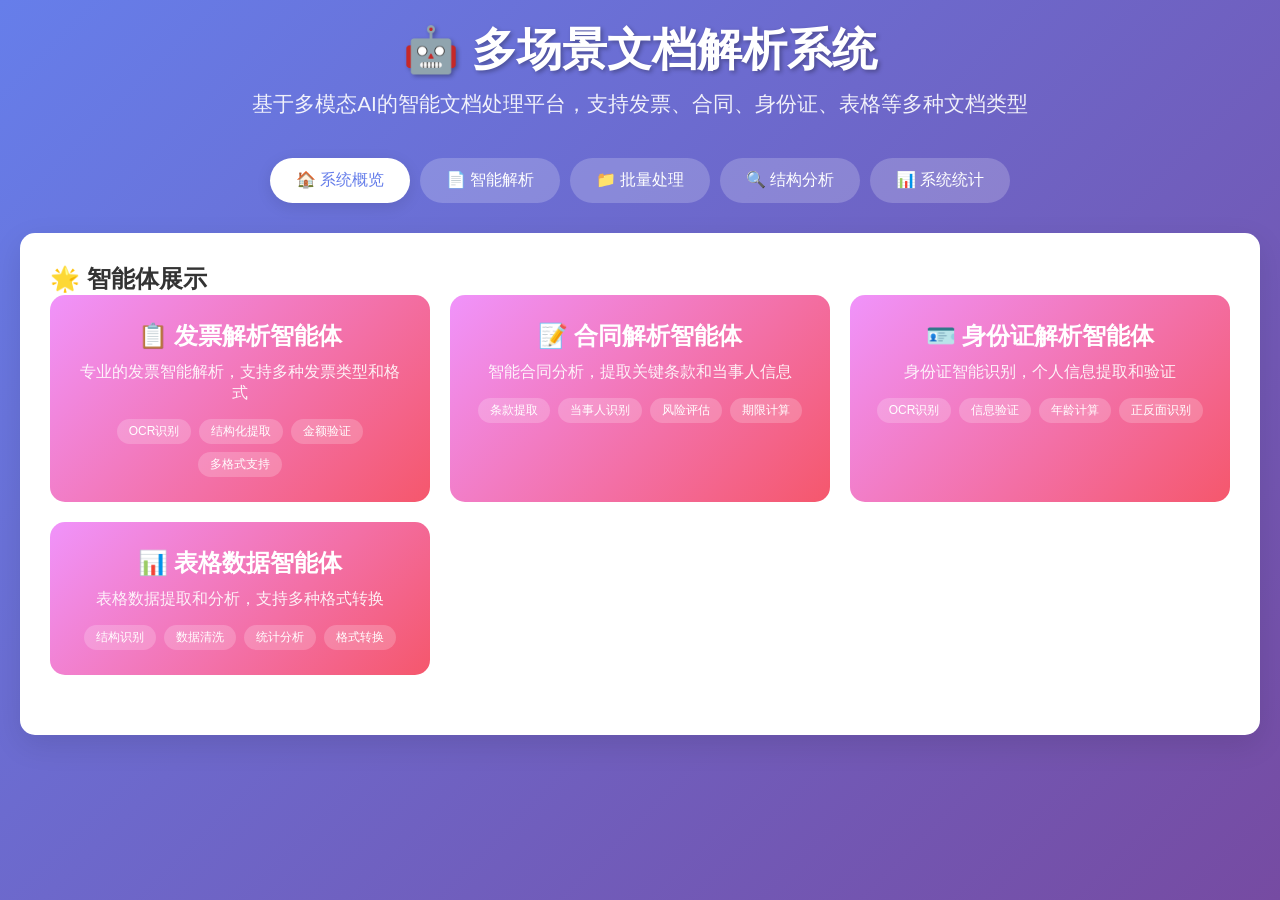
<file: storage/static/document-analysis.html>
<!DOCTYPE html>
<html lang="zh-CN">
<head>
    <meta charset="UTF-8">
    <meta name="viewport" content="width=device-width, initial-scale=1.0">
    <title>多场景文档解析系统</title>
    <style>
        * {
            margin: 0;
            padding: 0;
            box-sizing: border-box;
        }

        body {
            font-family: 'Segoe UI', Tahoma, Geneva, Verdana, sans-serif;
            background: linear-gradient(135deg, #667eea 0%, #764ba2 100%);
            min-height: 100vh;
            color: #333;
        }

        .container {
            max-width: 1400px;
            margin: 0 auto;
            padding: 20px;
        }

        .header {
            text-align: center;
            margin-bottom: 40px;
            color: white;
        }

        .header h1 {
            font-size: 2.8em;
            margin-bottom: 10px;
            text-shadow: 2px 2px 4px rgba(0,0,0,0.3);
        }

        .header p {
            font-size: 1.3em;
            opacity: 0.9;
        }

        .tabs {
            display: flex;
            justify-content: center;
            flex-wrap: wrap;
            margin-bottom: 30px;
            gap: 10px;
        }

        .tab {
            background: rgba(255,255,255,0.2);
            color: white;
            padding: 12px 24px;
            border: none;
            border-radius: 25px;
            cursor: pointer;
            transition: all 0.3s ease;
            font-size: 16px;
            min-width: 140px;
        }

        .tab.active {
            background: white;
            color: #667eea;
            box-shadow: 0 4px 15px rgba(0,0,0,0.1);
        }

        .tab:hover {
            transform: translateY(-2px);
        }

        .content {
            background: white;
            padding: 30px;
            border-radius: 15px;
            box-shadow: 0 10px 30px rgba(0,0,0,0.1);
            margin-bottom: 20px;
        }

        .tab-content {
            display: none;
        }

        .tab-content.active {
            display: block;
        }

        .agent-showcase {
            display: grid;
            grid-template-columns: repeat(auto-fit, minmax(300px, 1fr));
            gap: 20px;
            margin-bottom: 30px;
        }

        .agent-card {
            background: linear-gradient(135deg, #f093fb 0%, #f5576c 100%);
            color: white;
            padding: 25px;
            border-radius: 15px;
            text-align: center;
            transition: transform 0.3s ease;
            cursor: pointer;
        }

        .agent-card:hover {
            transform: translateY(-5px);
        }

        .agent-card h3 {
            font-size: 1.5em;
            margin-bottom: 10px;
        }

        .agent-card p {
            margin-bottom: 15px;
            opacity: 0.9;
        }

        .capabilities {
            display: flex;
            flex-wrap: wrap;
            gap: 8px;
            justify-content: center;
        }

        .capability-tag {
            background: rgba(255,255,255,0.2);
            padding: 4px 12px;
            border-radius: 15px;
            font-size: 12px;
        }

        .upload-area {
            border: 2px dashed #667eea;
            border-radius: 10px;
            padding: 40px;
            text-align: center;
            margin-bottom: 20px;
            transition: all 0.3s ease;
            cursor: pointer;
        }

        .upload-area:hover, .upload-area.dragover {
            border-color: #764ba2;
            background: rgba(102, 126, 234, 0.05);
        }

        .upload-icon {
            font-size: 48px;
            color: #667eea;
            margin-bottom: 10px;
        }

        .form-group {
            margin-bottom: 20px;
        }

        .form-group label {
            display: block;
            margin-bottom: 8px;
            font-weight: 600;
            color: #555;
        }

        .form-control {
            width: 100%;
            padding: 12px;
            border: 2px solid #e1e5e9;
            border-radius: 8px;
            font-size: 16px;
            transition: border-color 0.3s ease;
        }

        .form-control:focus {
            outline: none;
            border-color: #667eea;
        }

        .btn {
            background: linear-gradient(135deg, #667eea 0%, #764ba2 100%);
            color: white;
            padding: 12px 24px;
            border: none;
            border-radius: 8px;
            cursor: pointer;
            font-size: 16px;
            transition: all 0.3s ease;
            margin-right: 10px;
        }

        .btn:hover {
            transform: translateY(-2px);
            box-shadow: 0 6px 20px rgba(102, 126, 234, 0.3);
        }

        .btn:disabled {
            opacity: 0.6;
            cursor: not-allowed;
            transform: none;
        }

        .results {
            margin-top: 30px;
            padding: 20px;
            background: #f8f9fa;
            border-radius: 10px;
            display: none;
        }

        .results.show {
            display: block;
        }

        .result-item {
            background: white;
            padding: 20px;
            margin-bottom: 20px;
            border-radius: 12px;
            border-left: 4px solid #667eea;
            box-shadow: 0 2px 10px rgba(0,0,0,0.1);
        }

        .result-header {
            display: flex;
            justify-content: space-between;
            align-items: center;
            margin-bottom: 15px;
        }

        .result-title {
            font-weight: 600;
            color: #333;
            font-size: 1.1em;
        }

        .status-badge {
            padding: 6px 15px;
            border-radius: 20px;
            font-size: 12px;
            font-weight: 600;
        }

        .status-success {
            background: #d4edda;
            color: #155724;
        }

        .status-error {
            background: #f8d7da;
            color: #721c24;
        }

        .loading {
            display: none;
            text-align: center;
            color: #667eea;
            font-size: 18px;
            margin: 30px 0;
        }

        .loading.show {
            display: block;
        }

        .loading .spinner {
            display: inline-block;
            width: 24px;
            height: 24px;
            border: 3px solid #f3f3f3;
            border-top: 3px solid #667eea;
            border-radius: 50%;
            animation: spin 1s linear infinite;
            margin-right: 10px;
        }

        @keyframes spin {
            0% { transform: rotate(0deg); }
            100% { transform: rotate(360deg); }
        }

        .info-grid {
            display: grid;
            grid-template-columns: repeat(auto-fit, minmax(250px, 1fr));
            gap: 20px;
            margin-top: 20px;
        }

        .info-card {
            background: white;
            padding: 20px;
            border-radius: 10px;
            box-shadow: 0 3px 15px rgba(0,0,0,0.1);
            border-top: 4px solid #667eea;
        }

        .info-card h4 {
            color: #667eea;
            margin-bottom: 15px;
            font-size: 1.2em;
        }

        .field-grid {
            display: grid;
            grid-template-columns: repeat(auto-fit, minmax(200px, 1fr));
            gap: 10px;
            margin-top: 15px;
        }

        .field-item {
            display: flex;
            justify-content: space-between;
            padding: 8px 0;
            border-bottom: 1px solid #eee;
        }

        .field-label {
            font-weight: 600;
            color: #666;
        }

        .field-value {
            color: #333;
            text-align: right;
        }

        .file-info {
            display: none;
            background: #e8f4fd;
            padding: 15px;
            border-radius: 8px;
            margin: 15px 0;
        }

        .file-info.show {
            display: block;
        }

        .analysis-section {
            margin: 20px 0;
        }

        .analysis-section h4 {
            color: #667eea;
            margin-bottom: 10px;
            border-bottom: 2px solid #667eea;
            padding-bottom: 5px;
        }

        @media (max-width: 768px) {
            .container {
                padding: 10px;
            }
            
            .tabs {
                flex-direction: column;
                align-items: center;
            }
            
            .tab {
                width: 90%;
                margin: 5px 0;
            }
            
            .agent-showcase {
                grid-template-columns: 1fr;
            }
        }
    </style>
</head>
<body>
    <div class="container">
        <div class="header">
            <h1>🤖 多场景文档解析系统</h1>
            <p>基于多模态AI的智能文档处理平台，支持发票、合同、身份证、表格等多种文档类型</p>
        </div>

        <div class="tabs">
            <button class="tab active" onclick="showTab('overview')">🏠 系统概览</button>
            <button class="tab" onclick="showTab('parse')">📄 智能解析</button>
            <button class="tab" onclick="showTab('batch')">📁 批量处理</button>
            <button class="tab" onclick="showTab('analysis')">🔍 结构分析</button>
            <button class="tab" onclick="showTab('stats')">📊 系统统计</button>
        </div>

        <!-- 系统概览 -->
        <div id="overview-tab" class="content tab-content active">
            <h2>🌟 智能体展示</h2>
            <div class="agent-showcase" id="agent-showcase">
                <div class="agent-card" onclick="selectAgent('invoice')">
                    <h3>📋 发票解析智能体</h3>
                    <p>专业的发票智能解析，支持多种发票类型和格式</p>
                    <div class="capabilities">
                        <span class="capability-tag">OCR识别</span>
                        <span class="capability-tag">结构化提取</span>
                        <span class="capability-tag">金额验证</span>
                        <span class="capability-tag">多格式支持</span>
                    </div>
                </div>
                
                <div class="agent-card" onclick="selectAgent('contract')">
                    <h3>📝 合同解析智能体</h3>
                    <p>智能合同分析，提取关键条款和当事人信息</p>
                    <div class="capabilities">
                        <span class="capability-tag">条款提取</span>
                        <span class="capability-tag">当事人识别</span>
                        <span class="capability-tag">风险评估</span>
                        <span class="capability-tag">期限计算</span>
                    </div>
                </div>
                
                <div class="agent-card" onclick="selectAgent('id_card')">
                    <h3>🪪 身份证解析智能体</h3>
                    <p>身份证智能识别，个人信息提取和验证</p>
                    <div class="capabilities">
                        <span class="capability-tag">OCR识别</span>
                        <span class="capability-tag">信息验证</span>
                        <span class="capability-tag">年龄计算</span>
                        <span class="capability-tag">正反面识别</span>
                    </div>
                </div>
                
                <div class="agent-card" onclick="selectAgent('table')">
                    <h3>📊 表格数据智能体</h3>
                    <p>表格数据提取和分析，支持多种格式转换</p>
                    <div class="capabilities">
                        <span class="capability-tag">结构识别</span>
                        <span class="capability-tag">数据清洗</span>
                        <span class="capability-tag">统计分析</span>
                        <span class="capability-tag">格式转换</span>
                    </div>
                </div>
            </div>
        </div>

        <!-- 智能解析 -->
        <div id="parse-tab" class="content tab-content">
            <div class="upload-area" id="parse-upload" onclick="document.getElementById('parse-file').click()">
                <div class="upload-icon">📎</div>
                <p>点击或拖拽文档到此处进行智能解析</p>
                <p style="font-size: 14px; color: #666; margin-top: 5px;">
                    支持PDF、图片、Office文档、CSV等多种格式
                </p>
            </div>
            
            <input type="file" id="parse-file" style="display: none;" 
                   accept=".pdf,.jpg,.jpeg,.png,.bmp,.tiff,.webp,.docx,.doc,.xlsx,.xls,.csv,.txt"
                   onchange="handleFileUpload(this, 'parse')">

            <div class="file-info" id="parse-file-info">
                <strong>已选择文件：</strong>
                <span id="parse-filename"></span>
                (<span id="parse-filesize"></span>)
            </div>

            <div class="form-group">
                <label for="document-type">文档类型：</label>
                <select id="document-type" class="form-control">
                    <option value="auto">自动检测</option>
                    <option value="invoice">发票</option>
                    <option value="contract">合同</option>
                    <option value="id_card">身份证</option>
                    <option value="table">表格数据</option>
                </select>
            </div>

            <div class="form-group">
                <label for="parse-method">解析方法：</label>
                <select id="parse-method" class="form-control">
                    <option value="auto">自动选择</option>
                    <option value="llm">LLM智能解析</option>
                    <option value="ocr">OCR识别</option>
                    <option value="text">文本解析</option>
                </select>
            </div>

            <button class="btn" onclick="startParsing()" id="parse-btn" disabled>
                🔍 开始解析
            </button>

            <div class="loading" id="parse-loading">
                <div class="spinner"></div>
                正在解析文档，请稍候...
            </div>

            <div class="results" id="parse-results">
                <h3>📊 解析结果</h3>
                <div id="parse-result-content"></div>
            </div>
        </div>

        <!-- 批量处理 -->
        <div id="batch-tab" class="content tab-content">
            <div class="upload-area" onclick="document.getElementById('batch-files').click()">
                <div class="upload-icon">📁</div>
                <p>选择多个文档进行批量处理</p>
                <p style="font-size: 14px; color: #666; margin-top: 5px;">
                    可同时选择多个文件进行批量解析
                </p>
            </div>
            
            <input type="file" id="batch-files" style="display: none;" multiple
                   accept=".pdf,.jpg,.jpeg,.png,.docx,.xlsx,.csv,.txt"
                   onchange="handleBatchUpload(this)">

            <div class="file-info" id="batch-file-info">
                <strong>已选择文件：</strong>
                <span id="batch-file-count">0</span> 个文件
            </div>

            <div class="form-group">
                <label for="batch-document-type">文档类型：</label>
                <select id="batch-document-type" class="form-control">
                    <option value="auto">自动检测</option>
                    <option value="invoice">发票</option>
                    <option value="contract">合同</option>
                    <option value="id_card">身份证</option>
                    <option value="table">表格数据</option>
                </select>
            </div>

            <button class="btn" onclick="startBatchProcessing()" id="batch-btn" disabled>
                ⚡ 开始批量处理
            </button>

            <div class="loading" id="batch-loading">
                <div class="spinner"></div>
                正在批量处理文档，请稍候...
            </div>

            <div class="results" id="batch-results">
                <h3>📈 批量处理结果</h3>
                <div id="batch-result-content"></div>
            </div>
        </div>

        <!-- 结构分析 -->
        <div id="analysis-tab" class="content tab-content">
            <div class="upload-area" onclick="document.getElementById('analysis-file').click()">
                <div class="upload-icon">🔍</div>
                <p>上传文档进行结构分析</p>
                <p style="font-size: 14px; color: #666; margin-top: 5px;">
                    分析文档类型、结构和推荐解析方案
                </p>
            </div>
            
            <input type="file" id="analysis-file" style="display: none;"
                   accept=".pdf,.jpg,.jpeg,.png,.docx,.xlsx,.csv,.txt"
                   onchange="handleAnalysisUpload(this)">

            <div class="file-info" id="analysis-file-info">
                <strong>分析文件：</strong>
                <span id="analysis-filename"></span>
            </div>

            <button class="btn" onclick="startAnalysis()" id="analysis-btn" disabled>
                🔬 开始分析
            </button>

            <div class="loading" id="analysis-loading">
                <div class="spinner"></div>
                正在分析文档结构...
            </div>

            <div class="results" id="analysis-results">
                <h3>🎯 结构分析结果</h3>
                <div id="analysis-result-content"></div>
            </div>
        </div>

        <!-- 系统统计 -->
        <div id="stats-tab" class="content tab-content">
            <h3>📊 系统统计信息</h3>
            <div class="loading" id="stats-loading">
                <div class="spinner"></div>
                正在加载统计信息...
            </div>
            <div id="stats-content"></div>
        </div>
    </div>

    <script>
        // 全局变量
        let selectedFiles = {};
        let batchFiles = [];
        let analysisFile = null;

        // API基础地址
        const API_BASE = '/api/v1/agent';

        // 标签页切换
        function showTab(tabName) {
            // 隐藏所有标签页内容
            document.querySelectorAll('.tab-content').forEach(content => {
                content.classList.remove('active');
            });
            
            // 移除所有标签的active状态
            document.querySelectorAll('.tab').forEach(tab => {
                tab.classList.remove('active');
            });
            
            // 显示选中的标签页
            document.getElementById(tabName + '-tab').classList.add('active');
            event.target.classList.add('active');

            // 加载特定标签页的数据
            if (tabName === 'stats') {
                loadSystemStats();
            }
        }

        // 选择智能体
        function selectAgent(agentType) {
            document.getElementById('document-type').value = agentType;
            showTab('parse');
        }

        // 文件大小格式化
        function formatFileSize(bytes) {
            if (bytes === 0) return '0 Bytes';
            const k = 1024;
            const sizes = ['Bytes', 'KB', 'MB', 'GB'];
            const i = Math.floor(Math.log(bytes) / Math.log(k));
            return parseFloat((bytes / Math.pow(k, i)).toFixed(2)) + ' ' + sizes[i];
        }

        // 文件上传处理
        function handleFileUpload(input, type) {
            if (input.files && input.files[0]) {
                const file = input.files[0];
                selectedFiles[type] = file;
                
                document.getElementById(`${type}-filename`).textContent = file.name;
                if (document.getElementById(`${type}-filesize`)) {
                    document.getElementById(`${type}-filesize`).textContent = formatFileSize(file.size);
                }
                document.getElementById(`${type}-file-info`).classList.add('show');
                document.getElementById(`${type}-btn`).disabled = false;
            }
        }

        // 批量上传处理
        function handleBatchUpload(input) {
            if (input.files && input.files.length > 0) {
                batchFiles = Array.from(input.files);
                document.getElementById('batch-file-count').textContent = batchFiles.length;
                document.getElementById('batch-file-info').classList.add('show');
                document.getElementById('batch-btn').disabled = false;
            }
        }

        // 分析上传处理
        function handleAnalysisUpload(input) {
            if (input.files && input.files[0]) {
                analysisFile = input.files[0];
                document.getElementById('analysis-filename').textContent = analysisFile.name;
                document.getElementById('analysis-file-info').classList.add('show');
                document.getElementById('analysis-btn').disabled = false;
            }
        }

        // 开始解析
        async function startParsing() {
            if (!selectedFiles.parse) {
                alert('请先选择文件');
                return;
            }

            const loadingEl = document.getElementById('parse-loading');
            const resultsEl = document.getElementById('parse-results');
            const btnEl = document.getElementById('parse-btn');

            try {
                loadingEl.classList.add('show');
                resultsEl.classList.remove('show');
                btnEl.disabled = true;

                const formData = new FormData();
                formData.append('file', selectedFiles.parse);
                formData.append('document_type', document.getElementById('document-type').value);
                formData.append('parse_method', document.getElementById('parse-method').value);

                const response = await fetch(`${API_BASE}/document/upload-and-parse`, {
                    method: 'POST',
                    body: formData
                });

                const result = await response.json();
                displayParseResults(result);

            } catch (error) {
                console.error('解析失败:', error);
                alert('文档解析失败，请检查网络连接');
            } finally {
                loadingEl.classList.remove('show');
                btnEl.disabled = false;
            }
        }

        // 显示解析结果
        function displayParseResults(result) {
            const contentEl = document.getElementById('parse-result-content');
            const resultsEl = document.getElementById('parse-results');

            if (result.success) {
                const data = result.result;
                const structuredData = data.structured_data || {};
                
                let html = `
                    <div class="result-item">
                        <div class="result-header">
                            <span class="result-title">✅ 解析成功 - ${data.document_type}</span>
                            <span class="status-badge status-success">成功</span>
                        </div>
                        <div class="info-grid">
                            <div class="info-card">
                                <h4>📋 基本信息</h4>
                                <div class="field-grid">
                                    <div class="field-item">
                                        <span class="field-label">文档类型:</span>
                                        <span class="field-value">${data.document_type}</span>
                                    </div>
                                    <div class="field-item">
                                        <span class="field-label">解析方法:</span>
                                        <span class="field-value">${data.parse_method}</span>
                                    </div>
                                    <div class="field-item">
                                        <span class="field-label">置信度:</span>
                                        <span class="field-value">${(data.confidence * 100).toFixed(1)}%</span>
                                    </div>
                                    <div class="field-item">
                                        <span class="field-label">处理时间:</span>
                                        <span class="field-value">${data.processing_time_ms}ms</span>
                                    </div>
                                </div>
                            </div>
                `;

                // 根据不同文档类型显示不同内容
                if (data.document_type === 'invoice') {
                    html += generateInvoiceDisplay(structuredData);
                } else if (data.document_type === 'contract') {
                    html += generateContractDisplay(structuredData);
                } else if (data.document_type === 'id_card') {
                    html += generateIdCardDisplay(structuredData);
                } else if (data.document_type === 'table') {
                    html += generateTableDisplay(structuredData);
                }

                html += `
                        </div>
                        <div style="margin-top: 20px; font-size: 12px; color: #666; text-align: right;">
                            解析时间: ${data.extraction_time}
                        </div>
                    </div>
                `;

                contentEl.innerHTML = html;
            } else {
                contentEl.innerHTML = `
                    <div class="result-item">
                        <div class="result-header">
                            <span class="result-title">❌ 解析失败</span>
                            <span class="status-badge status-error">失败</span>
                        </div>
                        <p style="color: #721c24; margin-top: 10px;">
                            ${result.error || '未知错误'}
                        </p>
                    </div>
                `;
            }

            resultsEl.classList.add('show');
        }

        // 生成发票显示内容
        function generateInvoiceDisplay(data) {
            return `
                <div class="info-card">
                    <h4>💰 发票信息</h4>
                    <div class="field-grid">
                        <div class="field-item">
                            <span class="field-label">发票号码:</span>
                            <span class="field-value">${data.invoice_number || '未识别'}</span>
                        </div>
                        <div class="field-item">
                            <span class="field-label">开票日期:</span>
                            <span class="field-value">${data.invoice_date || '未识别'}</span>
                        </div>
                        <div class="field-item">
                            <span class="field-label">价税合计:</span>
                            <span class="field-value">¥${data.total_amount || '0.00'}</span>
                        </div>
                        <div class="field-item">
                            <span class="field-label">发票类型:</span>
                            <span class="field-value">${data.invoice_type || '未识别'}</span>
                        </div>
                    </div>
                </div>
                <div class="info-card">
                    <h4>🏢 当事方信息</h4>
                    <div class="field-grid">
                        <div class="field-item">
                            <span class="field-label">销售方:</span>
                            <span class="field-value">${data.seller_name || '未识别'}</span>
                        </div>
                        <div class="field-item">
                            <span class="field-label">购买方:</span>
                            <span class="field-value">${data.buyer_name || '未识别'}</span>
                        </div>
                    </div>
                </div>
            `;
        }

        // 生成合同显示内容
        function generateContractDisplay(data) {
            return `
                <div class="info-card">
                    <h4>📝 合同信息</h4>
                    <div class="field-grid">
                        <div class="field-item">
                            <span class="field-label">合同标题:</span>
                            <span class="field-value">${data.contract_title || '未识别'}</span>
                        </div>
                        <div class="field-item">
                            <span class="field-label">合同编号:</span>
                            <span class="field-value">${data.contract_number || '未识别'}</span>
                        </div>
                        <div class="field-item">
                            <span class="field-label">合同金额:</span>
                            <span class="field-value">¥${data.contract_amount || '0.00'}</span>
                        </div>
                        <div class="field-item">
                            <span class="field-label">签署日期:</span>
                            <span class="field-value">${data.sign_date || '未识别'}</span>
                        </div>
                    </div>
                </div>
                <div class="info-card">
                    <h4>👥 合同当事方</h4>
                    <div class="field-grid">
                        <div class="field-item">
                            <span class="field-label">甲方:</span>
                            <span class="field-value">${data.party_a_name || '未识别'}</span>
                        </div>
                        <div class="field-item">
                            <span class="field-label">乙方:</span>
                            <span class="field-value">${data.party_b_name || '未识别'}</span>
                        </div>
                    </div>
                </div>
            `;
        }

        // 生成身份证显示内容
        function generateIdCardDisplay(data) {
            return `
                <div class="info-card">
                    <h4>👤 个人信息</h4>
                    <div class="field-grid">
                        <div class="field-item">
                            <span class="field-label">姓名:</span>
                            <span class="field-value">${data.name || '未识别'}</span>
                        </div>
                        <div class="field-item">
                            <span class="field-label">身份证号:</span>
                            <span class="field-value">${data.id_number || '未识别'}</span>
                        </div>
                        <div class="field-item">
                            <span class="field-label">性别:</span>
                            <span class="field-value">${data.gender || '未识别'}</span>
                        </div>
                        <div class="field-item">
                            <span class="field-label">年龄:</span>
                            <span class="field-value">${data.age || '未知'}岁</span>
                        </div>
                    </div>
                </div>
                <div class="info-card">
                    <h4>🏠 详细信息</h4>
                    <div class="field-grid">
                        <div class="field-item">
                            <span class="field-label">民族:</span>
                            <span class="field-value">${data.ethnicity || '未识别'}</span>
                        </div>
                        <div class="field-item">
                            <span class="field-label">出生地:</span>
                            <span class="field-value">${data.birth_place || '未识别'}</span>
                        </div>
                        <div class="field-item">
                            <span class="field-label">生肖:</span>
                            <span class="field-value">${data.zodiac || '未知'}</span>
                        </div>
                        <div class="field-item">
                            <span class="field-label">星座:</span>
                            <span class="field-value">${data.constellation || '未知'}</span>
                        </div>
                    </div>
                </div>
            `;
        }

        // 生成表格显示内容
        function generateTableDisplay(data) {
            let html = `
                <div class="info-card">
                    <h4>📊 表格概览</h4>
                    <div class="field-grid">
                        <div class="field-item">
                            <span class="field-label">表格数量:</span>
                            <span class="field-value">${data.table_count || 0}</span>
                        </div>
            `;

            if (data.summary) {
                html += `
                        <div class="field-item">
                            <span class="field-label">总行数:</span>
                            <span class="field-value">${data.summary.total_rows || 0}</span>
                        </div>
                        <div class="field-item">
                            <span class="field-label">总列数:</span>
                            <span class="field-value">${data.summary.total_columns || 0}</span>
                        </div>
                        <div class="field-item">
                            <span class="field-label">数值列:</span>
                            <span class="field-value">${data.summary.numeric_columns || 0}</span>
                        </div>
                `;
            }

            html += `
                    </div>
                </div>
            `;

            // 显示表格详情
            if (data.tables && data.tables.length > 0) {
                data.tables.forEach((table, index) => {
                    html += `
                        <div class="info-card">
                            <h4>📈 ${table.title || `表格 ${index + 1}`}</h4>
                            <p><strong>行数:</strong> ${table.row_count} | <strong>列数:</strong> ${table.column_count}</p>
                            ${table.headers ? `<p><strong>列标题:</strong> ${table.headers.join(', ')}</p>` : ''}
                        </div>
                    `;
                });
            }

            return html;
        }

        // 批量处理
        async function startBatchProcessing() {
            if (batchFiles.length === 0) {
                alert('请先选择文件');
                return;
            }

            const loadingEl = document.getElementById('batch-loading');
            const resultsEl = document.getElementById('batch-results');
            const btnEl = document.getElementById('batch-btn');

            try {
                loadingEl.classList.add('show');
                resultsEl.classList.remove('show');
                btnEl.disabled = true;

                const results = [];
                const documentType = document.getElementById('batch-document-type').value;

                for (let i = 0; i < batchFiles.length; i++) {
                    const file = batchFiles[i];
                    const formData = new FormData();
                    formData.append('file', file);
                    formData.append('document_type', documentType);
                    formData.append('parse_method', 'auto');

                    const response = await fetch(`${API_BASE}/document/upload-and-parse`, {
                        method: 'POST',
                        body: formData
                    });

                    const result = await response.json();
                    results.push({
                        filename: file.name,
                        result: result
                    });
                }

                displayBatchResults(results);

            } catch (error) {
                console.error('批量处理失败:', error);
                alert('批量处理失败，请检查网络连接');
            } finally {
                loadingEl.classList.remove('show');
                btnEl.disabled = false;
            }
        }

        // 显示批量结果
        function displayBatchResults(results) {
            const contentEl = document.getElementById('batch-result-content');
            const resultsEl = document.getElementById('batch-results');

            const successCount = results.filter(r => r.result.success).length;
            const failedCount = results.length - successCount;

            let html = `
                <div class="result-item">
                    <div class="result-header">
                        <span class="result-title">📊 批量处理完成</span>
                        <span class="status-badge status-success">完成</span>
                    </div>
                    <div class="info-grid">
                        <div class="info-card">
                            <h4>📈 处理统计</h4>
                            <div class="field-grid">
                                <div class="field-item">
                                    <span class="field-label">总文件数:</span>
                                    <span class="field-value">${results.length}</span>
                                </div>
                                <div class="field-item">
                                    <span class="field-label">成功:</span>
                                    <span class="field-value">${successCount}</span>
                                </div>
                                <div class="field-item">
                                    <span class="field-label">失败:</span>
                                    <span class="field-value">${failedCount}</span>
                                </div>
                                <div class="field-item">
                                    <span class="field-label">成功率:</span>
                                    <span class="field-value">${((successCount / results.length) * 100).toFixed(1)}%</span>
                                </div>
                            </div>
                        </div>
                    </div>
                </div>
            `;

            // 显示每个文件的结果
            results.forEach((item, index) => {
                const success = item.result.success;
                html += `
                    <div class="result-item">
                        <div class="result-header">
                            <span class="result-title">${index + 1}. ${item.filename}</span>
                            <span class="status-badge ${success ? 'status-success' : 'status-error'}">
                                ${success ? '成功' : '失败'}
                            </span>
                        </div>
                        ${success ? `
                            <p>文档类型: ${item.result.result.document_type} | 
                            置信度: ${(item.result.result.confidence * 100).toFixed(1)}% | 
                            处理时间: ${item.result.result.processing_time_ms}ms</p>
                        ` : `
                            <p style="color: #721c24;">${item.result.error || '处理失败'}</p>
                        `}
                    </div>
                `;
            });

            contentEl.innerHTML = html;
            resultsEl.classList.add('show');
        }

        // 开始结构分析
        async function startAnalysis() {
            if (!analysisFile) {
                alert('请先选择文件');
                return;
            }

            const loadingEl = document.getElementById('analysis-loading');
            const resultsEl = document.getElementById('analysis-results');
            const btnEl = document.getElementById('analysis-btn');

            try {
                loadingEl.classList.add('show');
                resultsEl.classList.remove('show');
                btnEl.disabled = true;

                const formData = new FormData();
                formData.append('file', analysisFile);

                const response = await fetch(`${API_BASE}/document/analyze-structure`, {
                    method: 'POST',
                    body: formData
                });

                const result = await response.json();
                displayAnalysisResults(result);

            } catch (error) {
                console.error('结构分析失败:', error);
                alert('结构分析失败，请检查网络连接');
            } finally {
                loadingEl.classList.remove('show');
                btnEl.disabled = false;
            }
        }

        // 显示分析结果
        function displayAnalysisResults(result) {
            const contentEl = document.getElementById('analysis-result-content');
            const resultsEl = document.getElementById('analysis-results');

            if (result.success) {
                const data = result.result;
                
                let html = `
                    <div class="result-item">
                        <div class="result-header">
                            <span class="result-title">🎯 结构分析完成</span>
                            <span class="status-badge status-success">成功</span>
                        </div>
                        <div class="info-grid">
                            <div class="info-card">
                                <h4>📄 文档信息</h4>
                                <div class="field-grid">
                                    <div class="field-item">
                                        <span class="field-label">检测类型:</span>
                                        <span class="field-value">${data.detected_type}</span>
                                    </div>
                                    <div class="field-item">
                                        <span class="field-label">文件名:</span>
                                        <span class="field-value">${data.file_info.filename}</span>
                                    </div>
                                    <div class="field-item">
                                        <span class="field-label">文件大小:</span>
                                        <span class="field-value">${formatFileSize(data.file_info.size)}</span>
                                    </div>
                                    <div class="field-item">
                                        <span class="field-label">复杂度:</span>
                                        <span class="field-value">${data.recommendations.complexity}</span>
                                    </div>
                                </div>
                            </div>
                            <div class="info-card">
                                <h4>🤖 匹配智能体</h4>
                                <p><strong>名称:</strong> ${data.agent_info.name}</p>
                                <p><strong>核心能力:</strong></p>
                                <div class="capabilities">
                                    ${data.agent_info.capabilities.map(cap => `<span class="capability-tag">${cap}</span>`).join('')}
                                </div>
                            </div>
                            <div class="info-card">
                                <h4>💡 推荐方案</h4>
                                <div class="field-grid">
                                    <div class="field-item">
                                        <span class="field-label">推荐解析方法:</span>
                                        <span class="field-value">${data.recommendations.best_parse_method}</span>
                                    </div>
                                    <div class="field-item">
                                        <span class="field-label">预期字段数:</span>
                                        <span class="field-value">${data.recommendations.expected_fields}</span>
                                    </div>
                                </div>
                            </div>
                        </div>
                    </div>
                `;

                contentEl.innerHTML = html;
            } else {
                contentEl.innerHTML = `
                    <div class="result-item">
                        <div class="result-header">
                            <span class="result-title">❌ 分析失败</span>
                            <span class="status-badge status-error">失败</span>
                        </div>
                        <p style="color: #721c24; margin-top: 10px;">
                            ${result.error || '未知错误'}
                        </p>
                    </div>
                `;
            }

            resultsEl.classList.add('show');
        }

        // 加载系统统计
        async function loadSystemStats() {
            const loadingEl = document.getElementById('stats-loading');
            const contentEl = document.getElementById('stats-content');

            try {
                loadingEl.classList.add('show');

                const response = await fetch(`${API_BASE}/document/stats`);
                const result = await response.json();

                if (result.success) {
                    const data = result.result;
                    
                    let html = `
                        <div class="info-grid">
                            <div class="info-card">
                                <h4>🏠 系统概览</h4>
                                <div class="field-grid">
                                    <div class="field-item">
                                        <span class="field-label">支持的文档类型:</span>
                                        <span class="field-value">${data.overview.total_supported_types}</span>
                                    </div>
                                    <div class="field-item">
                                        <span class="field-label">缓存实例数:</span>
                                        <span class="field-value">${data.overview.cached_instances}</span>
                                    </div>
                                </div>
                            </div>
                    `;

                    // 智能体摘要
                    html += `
                            <div class="info-card">
                                <h4>🤖 智能体统计</h4>
                                <div class="field-grid">
                    `;
                    
                    Object.entries(data.agents_summary).forEach(([type, info]) => {
                        html += `
                                    <div class="field-item">
                                        <span class="field-label">${info.name}:</span>
                                        <span class="field-value">${info.capabilities_count} 项能力</span>
                                    </div>
                        `;
                    });

                    html += `
                                </div>
                            </div>
                    `;

                    // 能力分布
                    html += `
                            <div class="info-card">
                                <h4>⚡ 能力分布统计</h4>
                                <div class="field-grid">
                    `;
                    
                    Object.entries(data.capabilities_distribution).forEach(([capability, count]) => {
                        html += `
                                    <div class="field-item">
                                        <span class="field-label">${capability}:</span>
                                        <span class="field-value">${count} 个智能体</span>
                                    </div>
                        `;
                    });

                    html += `
                                </div>
                            </div>
                        </div>
                    `;

                    contentEl.innerHTML = html;
                } else {
                    contentEl.innerHTML = `
                        <div class="result-item">
                            <div class="result-header">
                                <span class="result-title">❌ 加载失败</span>
                                <span class="status-badge status-error">失败</span>
                            </div>
                            <p style="color: #721c24; margin-top: 10px;">
                                ${result.error || '无法加载统计信息'}
                            </p>
                        </div>
                    `;
                }

            } catch (error) {
                console.error('加载统计信息失败:', error);
                contentEl.innerHTML = `
                    <div class="result-item">
                        <div class="result-header">
                            <span class="result-title">❌ 网络错误</span>
                            <span class="status-badge status-error">错误</span>
                        </div>
                        <p style="color: #721c24; margin-top: 10px;">
                            网络连接失败，请检查网络连接
                        </p>
                    </div>
                `;
            } finally {
                loadingEl.classList.remove('show');
            }
        }

        // 拖拽上传支持
        function setupDragAndDrop() {
            const uploadAreas = document.querySelectorAll('.upload-area');
            
            uploadAreas.forEach(area => {
                area.addEventListener('dragover', (e) => {
                    e.preventDefault();
                    area.classList.add('dragover');
                });

                area.addEventListener('dragleave', () => {
                    area.classList.remove('dragover');
                });

                area.addEventListener('drop', (e) => {
                    e.preventDefault();
                    area.classList.remove('dragover');
                    
                    const files = e.dataTransfer.files;
                    if (files.length > 0) {
                        // 根据当前标签页处理文件
                        const activeTab = document.querySelector('.tab-content.active').id;
                        
                        if (activeTab === 'parse-tab') {
                            const input = document.getElementById('parse-file');
                            input.files = files;
                            handleFileUpload(input, 'parse');
                        } else if (activeTab === 'batch-tab') {
                            const input = document.getElementById('batch-files');
                            input.files = files;
                            handleBatchUpload(input);
                        } else if (activeTab === 'analysis-tab') {
                            const input = document.getElementById('analysis-file');
                            input.files = files;
                            handleAnalysisUpload(input);
                        }
                    }
                });
            });
        }

        // 页面加载完成后初始化
        document.addEventListener('DOMContentLoaded', function() {
            setupDragAndDrop();
        });
    </script>
</body>
</html>
</file>
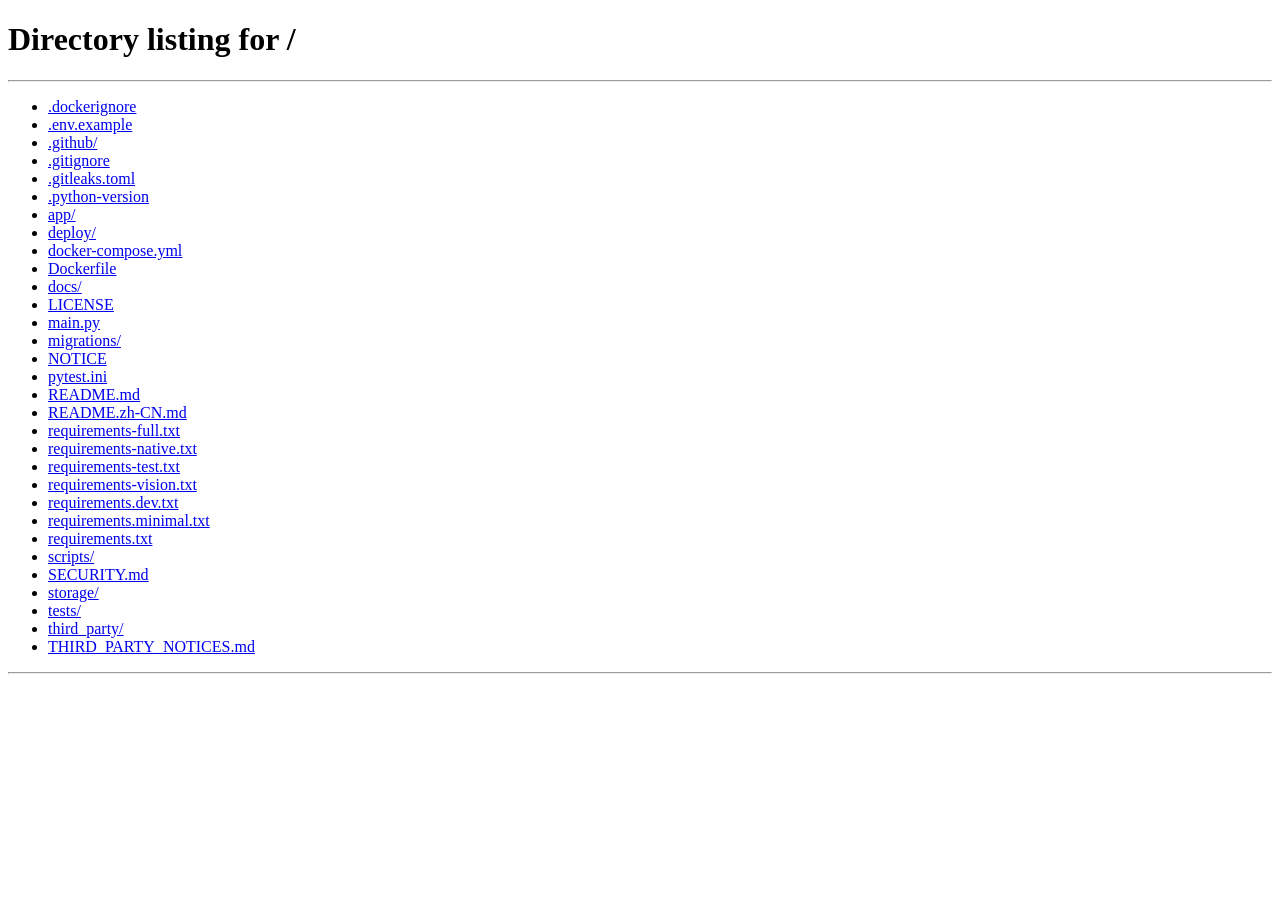
<file: storage/static/knowledge-base-test.html>
<!DOCTYPE html>
<html lang="zh-CN">
<head>
  <meta charset="UTF-8" />
  <meta name="viewport" content="width=device-width, initial-scale=1.0" />
  <title>JetLinks 知识库调试页</title>
  <meta http-equiv="refresh" content="0; url=/" />
  <style>
    body { font-family: -apple-system, BlinkMacSystemFont, "Segoe UI", system-ui, sans-serif; margin: 0; padding: 32px; }
    a { color: #2563eb; }
  </style>
</head>
<body>
  <h2>JetLinks 知识库调试页</h2>
  <p>正在跳转到 <a href="/">首页</a>…</p>
  <p style="color:#6b7280; font-size:13px;">如需跨域/反向代理，请在 URL 上追加 <code>?api_base=http://&lt;host&gt;:8006</code>。</p>
</body>
</html>
</file>
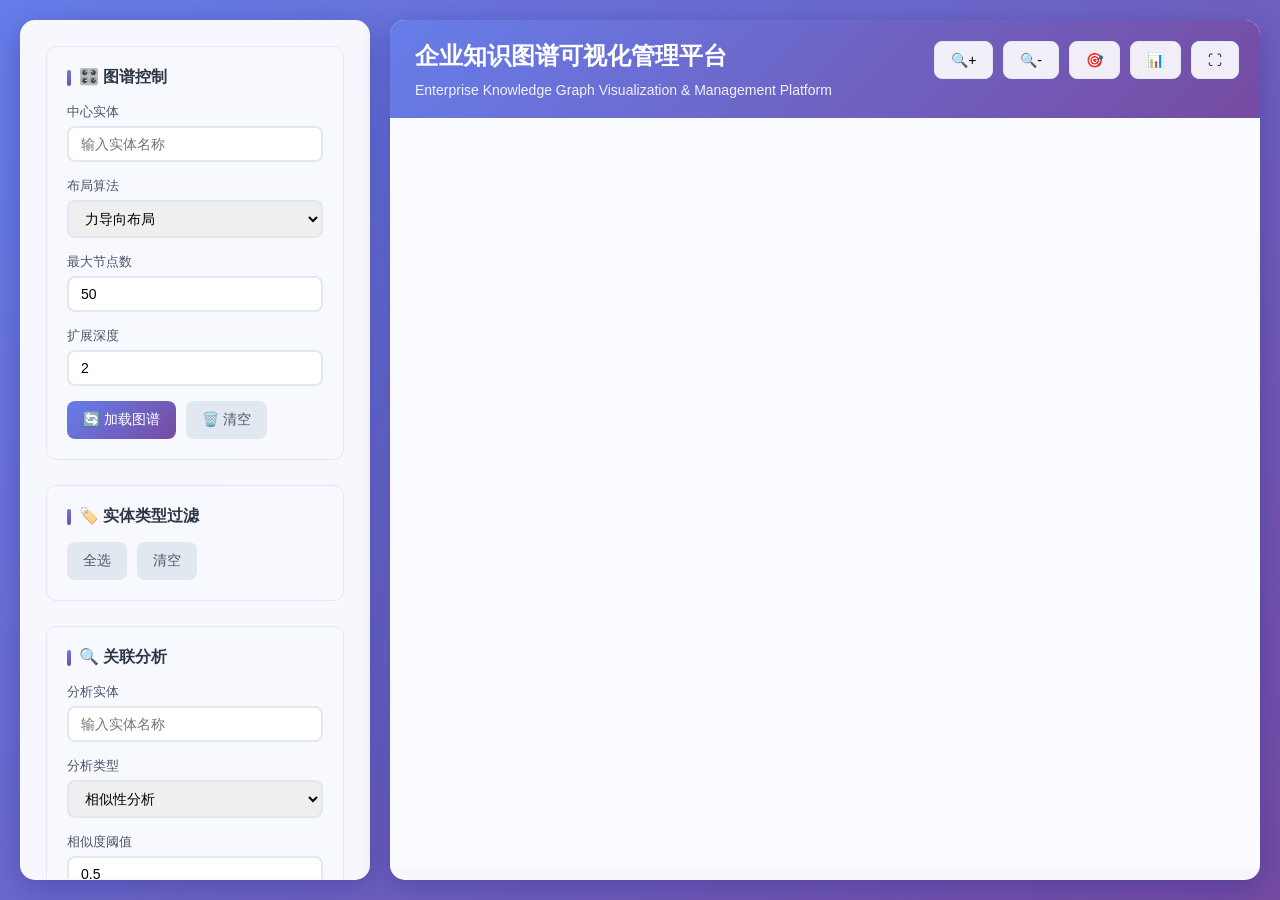
<file: storage/static/knowledge-graph-visualization.html>
<!DOCTYPE html>
<html lang="zh-CN">
<head>
    <meta charset="UTF-8">
    <meta name="viewport" content="width=device-width, initial-scale=1.0">
    <title>企业知识图谱可视化管理平台</title>
    <script src="https://d3js.org/d3.v7.min.js"></script>
    <style>
        * {
            margin: 0;
            padding: 0;
            box-sizing: border-box;
        }

        body {
            font-family: 'Segoe UI', Tahoma, Geneva, Verdana, sans-serif;
            background: linear-gradient(135deg, #667eea 0%, #764ba2 100%);
            min-height: 100vh;
        }

        .container {
            display: flex;
            height: 100vh;
            gap: 20px;
            padding: 20px;
        }

        .sidebar {
            width: 350px;
            background: rgba(255, 255, 255, 0.95);
            border-radius: 15px;
            padding: 25px;
            box-shadow: 0 8px 32px rgba(31, 38, 135, 0.37);
            backdrop-filter: blur(4px);
            border: 1px solid rgba(255, 255, 255, 0.18);
            overflow-y: auto;
        }

        .main-content {
            flex: 1;
            background: rgba(255, 255, 255, 0.95);
            border-radius: 15px;
            position: relative;
            box-shadow: 0 8px 32px rgba(31, 38, 135, 0.37);
            backdrop-filter: blur(4px);
            border: 1px solid rgba(255, 255, 255, 0.18);
        }

        .header {
            background: linear-gradient(135deg, #667eea 0%, #764ba2 100%);
            color: white;
            padding: 20px 25px;
            border-radius: 15px 15px 0 0;
            margin: -1px -1px 0 -1px;
        }

        .header h1 {
            font-size: 24px;
            font-weight: 600;
            margin-bottom: 10px;
        }

        .header .subtitle {
            font-size: 14px;
            opacity: 0.9;
        }

        .control-section {
            margin-bottom: 25px;
            padding: 20px;
            background: #f8f9ff;
            border-radius: 10px;
            border: 1px solid #e1e7ff;
        }

        .control-section h3 {
            color: #2d3748;
            margin-bottom: 15px;
            font-size: 16px;
            font-weight: 600;
            display: flex;
            align-items: center;
        }

        .control-section h3::before {
            content: '';
            width: 4px;
            height: 16px;
            background: linear-gradient(135deg, #667eea, #764ba2);
            margin-right: 8px;
            border-radius: 2px;
        }

        .form-group {
            margin-bottom: 15px;
        }

        .form-group label {
            display: block;
            margin-bottom: 5px;
            font-weight: 500;
            color: #4a5568;
            font-size: 13px;
        }

        .form-control {
            width: 100%;
            padding: 8px 12px;
            border: 2px solid #e2e8f0;
            border-radius: 8px;
            font-size: 14px;
            transition: all 0.3s ease;
        }

        .form-control:focus {
            outline: none;
            border-color: #667eea;
            box-shadow: 0 0 0 3px rgba(102, 126, 234, 0.1);
        }

        .btn {
            padding: 10px 16px;
            border: none;
            border-radius: 8px;
            cursor: pointer;
            font-weight: 500;
            font-size: 14px;
            transition: all 0.3s ease;
            display: inline-flex;
            align-items: center;
            gap: 8px;
        }

        .btn-primary {
            background: linear-gradient(135deg, #667eea, #764ba2);
            color: white;
        }

        .btn-primary:hover {
            transform: translateY(-2px);
            box-shadow: 0 4px 12px rgba(102, 126, 234, 0.4);
        }

        .btn-secondary {
            background: #e2e8f0;
            color: #4a5568;
        }

        .btn-secondary:hover {
            background: #cbd5e0;
        }

        .btn-group {
            display: flex;
            gap: 10px;
            margin-top: 15px;
        }

        .stats-grid {
            display: grid;
            grid-template-columns: 1fr 1fr;
            gap: 12px;
            margin-top: 15px;
        }

        .stat-item {
            background: white;
            padding: 12px;
            border-radius: 8px;
            text-align: center;
            border: 1px solid #e1e7ff;
        }

        .stat-value {
            font-size: 20px;
            font-weight: 600;
            color: #667eea;
            margin-bottom: 4px;
        }

        .stat-label {
            font-size: 12px;
            color: #718096;
        }

        .entity-list, .analysis-results {
            max-height: 200px;
            overflow-y: auto;
            border: 2px solid #e2e8f0;
            border-radius: 8px;
            background: white;
        }

        .entity-item, .analysis-item {
            padding: 10px 12px;
            border-bottom: 1px solid #f1f5f9;
            cursor: pointer;
            transition: background-color 0.2s;
        }

        .entity-item:hover, .analysis-item:hover {
            background: #f7fafc;
        }

        .entity-item:last-child, .analysis-item:last-child {
            border-bottom: none;
        }

        .entity-name {
            font-weight: 500;
            color: #2d3748;
        }

        .entity-type {
            font-size: 12px;
            color: #718096;
            margin-top: 2px;
        }

        .confidence-badge {
            display: inline-block;
            background: #e6fffa;
            color: #065f46;
            padding: 2px 6px;
            border-radius: 4px;
            font-size: 11px;
            font-weight: 500;
            margin-left: 8px;
        }

        #graph-container {
            width: 100%;
            height: calc(100vh - 150px);
            position: relative;
        }

        #graph-svg {
            width: 100%;
            height: 100%;
            background: #fafbff;
        }

        .node {
            cursor: pointer;
            stroke: white;
            stroke-width: 2px;
        }

        .node:hover {
            stroke: #667eea;
            stroke-width: 3px;
        }

        .link {
            stroke: #999;
            stroke-opacity: 0.6;
            stroke-width: 2px;
        }

        .link:hover {
            stroke: #667eea;
            stroke-opacity: 0.8;
            stroke-width: 3px;
        }

        .node-label {
            font-family: 'Segoe UI', sans-serif;
            font-size: 12px;
            text-anchor: middle;
            dominant-baseline: middle;
            fill: #2d3748;
            pointer-events: none;
        }

        .link-label {
            font-family: 'Segoe UI', sans-serif;
            font-size: 10px;
            text-anchor: middle;
            fill: #718096;
            pointer-events: none;
        }

        .toolbar {
            position: absolute;
            top: 20px;
            right: 20px;
            display: flex;
            gap: 10px;
            z-index: 1000;
        }

        .toolbar .btn {
            background: rgba(255, 255, 255, 0.9);
            border: 1px solid #e2e8f0;
            backdrop-filter: blur(4px);
        }

        .loading {
            position: absolute;
            top: 50%;
            left: 50%;
            transform: translate(-50%, -50%);
            background: rgba(255, 255, 255, 0.9);
            padding: 20px;
            border-radius: 10px;
            text-align: center;
            box-shadow: 0 4px 12px rgba(0, 0, 0, 0.15);
        }

        .spinner {
            width: 40px;
            height: 40px;
            border: 4px solid #e2e8f0;
            border-top: 4px solid #667eea;
            border-radius: 50%;
            animation: spin 1s linear infinite;
            margin: 0 auto 10px;
        }

        @keyframes spin {
            0% { transform: rotate(0deg); }
            100% { transform: rotate(360deg); }
        }

        .tooltip {
            position: absolute;
            background: rgba(0, 0, 0, 0.8);
            color: white;
            padding: 8px 12px;
            border-radius: 6px;
            font-size: 12px;
            pointer-events: none;
            z-index: 1001;
            max-width: 300px;
        }

        .legend {
            position: absolute;
            top: 20px;
            left: 20px;
            background: rgba(255, 255, 255, 0.95);
            padding: 15px;
            border-radius: 8px;
            box-shadow: 0 2px 8px rgba(0, 0, 0, 0.15);
            backdrop-filter: blur(4px);
            border: 1px solid #e2e8f0;
        }

        .legend-title {
            font-weight: 600;
            margin-bottom: 8px;
            color: #2d3748;
            font-size: 14px;
        }

        .legend-item {
            display: flex;
            align-items: center;
            margin-bottom: 6px;
            font-size: 12px;
        }

        .legend-color {
            width: 12px;
            height: 12px;
            border-radius: 50%;
            margin-right: 8px;
        }

        .search-highlight {
            background: #fef5e7 !important;
            border-color: #f6ad55 !important;
        }

        .error-message {
            background: #fed7d7;
            color: #c53030;
            padding: 12px;
            border-radius: 8px;
            margin-bottom: 15px;
            font-size: 14px;
            border: 1px solid #feb2b2;
        }

        .success-message {
            background: #c6f6d5;
            color: #2f855a;
            padding: 12px;
            border-radius: 8px;
            margin-bottom: 15px;
            font-size: 14px;
            border: 1px solid #9ae6b4;
        }

        @media (max-width: 1200px) {
            .sidebar {
                width: 300px;
            }
        }

        @media (max-width: 768px) {
            .container {
                flex-direction: column;
            }
            
            .sidebar {
                width: 100%;
                height: auto;
            }
            
            #graph-container {
                height: 400px;
            }
        }
    </style>
</head>
<body>
    <div class="container">
        <!-- 侧边栏 -->
        <div class="sidebar">
            <!-- 图谱控制面板 -->
            <div class="control-section">
                <h3>🎛️ 图谱控制</h3>
                <div class="form-group">
                    <label for="centerEntity">中心实体</label>
                    <input type="text" id="centerEntity" class="form-control" placeholder="输入实体名称">
                </div>
                <div class="form-group">
                    <label for="layoutType">布局算法</label>
                    <select id="layoutType" class="form-control">
                        <option value="force">力导向布局</option>
                        <option value="circular">圆形布局</option>
                        <option value="hierarchical">层次布局</option>
                    </select>
                </div>
                <div class="form-group">
                    <label for="maxNodes">最大节点数</label>
                    <input type="number" id="maxNodes" class="form-control" value="50" min="10" max="200">
                </div>
                <div class="form-group">
                    <label for="depth">扩展深度</label>
                    <input type="number" id="depth" class="form-control" value="2" min="1" max="5">
                </div>
                <div class="btn-group">
                    <button id="loadGraph" class="btn btn-primary">🔄 加载图谱</button>
                    <button id="clearGraph" class="btn btn-secondary">🗑️ 清空</button>
                </div>
            </div>

            <!-- 实体过滤 -->
            <div class="control-section">
                <h3>🏷️ 实体类型过滤</h3>
                <div id="entityTypeFilters"></div>
                <div class="btn-group">
                    <button id="selectAllTypes" class="btn btn-secondary">全选</button>
                    <button id="clearAllTypes" class="btn btn-secondary">清空</button>
                </div>
            </div>

            <!-- 关联分析 -->
            <div class="control-section">
                <h3>🔍 关联分析</h3>
                <div class="form-group">
                    <label for="analysisEntity">分析实体</label>
                    <input type="text" id="analysisEntity" class="form-control" placeholder="输入实体名称">
                </div>
                <div class="form-group">
                    <label for="analysisType">分析类型</label>
                    <select id="analysisType" class="form-control">
                        <option value="similarity">相似性分析</option>
                        <option value="path">路径分析</option>
                        <option value="cluster">聚类分析</option>
                    </select>
                </div>
                <div class="form-group">
                    <label for="threshold">相似度阈值</label>
                    <input type="number" id="threshold" class="form-control" value="0.5" min="0" max="1" step="0.1">
                </div>
                <button id="runAnalysis" class="btn btn-primary">🚀 开始分析</button>
                
                <div id="analysisResults" class="analysis-results" style="margin-top: 15px; display: none;"></div>
            </div>

            <!-- 统计信息 -->
            <div class="control-section">
                <h3>📊 图谱统计</h3>
                <div id="graphStats" class="stats-grid"></div>
                <button id="refreshStats" class="btn btn-secondary" style="margin-top: 15px;">🔄 刷新统计</button>
            </div>
        </div>

        <!-- 主内容区 -->
        <div class="main-content">
            <div class="header">
                <h1>企业知识图谱可视化管理平台</h1>
                <div class="subtitle">Enterprise Knowledge Graph Visualization & Management Platform</div>
            </div>

            <!-- 工具栏 -->
            <div class="toolbar">
                <button id="zoomIn" class="btn" title="放大">🔍+</button>
                <button id="zoomOut" class="btn" title="缩小">🔍-</button>
                <button id="resetView" class="btn" title="重置视图">🎯</button>
                <button id="exportGraph" class="btn" title="导出图谱">📊</button>
                <button id="fullscreen" class="btn" title="全屏">⛶</button>
            </div>

            <!-- 图例 -->
            <div class="legend" id="legend" style="display: none;">
                <div class="legend-title">实体类型</div>
                <div id="legendContent"></div>
            </div>

            <!-- 图谱容器 -->
            <div id="graph-container">
                <svg id="graph-svg"></svg>
                <div id="loading" class="loading" style="display: none;">
                    <div class="spinner"></div>
                    <div>正在加载知识图谱...</div>
                </div>
                <div id="tooltip" class="tooltip" style="display: none;"></div>
            </div>
        </div>
    </div>

    <script>
        class KnowledgeGraphVisualization {
            constructor() {
                this.svg = null;
                this.g = null;
                this.simulation = null;
                this.nodes = [];
                this.links = [];
                this.width = 0;
                this.height = 0;
                this.zoom = null;
                this.currentData = null;
                this.entityTypeColors = {
                    'PERSON': '#ff7f0e',
                    'ORGANIZATION': '#2ca02c',
                    'LOCATION': '#d62728',
                    'TECHNOLOGY': '#9467bd',
                    'PRODUCT': '#8c564b',
                    'CONCEPT': '#e377c2',
                    'EVENT': '#7f7f7f',
                    'DEFAULT': '#1f77b4'
                };

                this.init();
                this.bindEvents();
            }

            init() {
                const container = document.getElementById('graph-container');
                this.width = container.clientWidth;
                this.height = container.clientHeight;

                this.svg = d3.select('#graph-svg')
                    .attr('width', this.width)
                    .attr('height', this.height);

                // 设置缩放行为
                this.zoom = d3.zoom()
                    .scaleExtent([0.1, 10])
                    .on('zoom', (event) => {
                        this.g.attr('transform', event.transform);
                    });

                this.svg.call(this.zoom);

                // 创建主容器组
                this.g = this.svg.append('g');

                // 创建箭头标记
                this.svg.append('defs').append('marker')
                    .attr('id', 'arrowhead')
                    .attr('viewBox', '0 -5 10 10')
                    .attr('refX', 20)
                    .attr('refY', 0)
                    .attr('orient', 'auto')
                    .attr('markerWidth', 6)
                    .attr('markerHeight', 6)
                    .attr('xoverflow', 'visible')
                    .append('path')
                    .attr('d', 'M 0,-5 L 10 ,0 L 0,5')
                    .attr('fill', '#999')
                    .style('stroke', 'none');

                this.initializeEntityTypeFilters();
            }

            bindEvents() {
                // 加载图谱
                document.getElementById('loadGraph').addEventListener('click', () => {
                    this.loadGraphData();
                });

                // 清空图谱
                document.getElementById('clearGraph').addEventListener('click', () => {
                    this.clearGraph();
                });

                // 工具栏事件
                document.getElementById('zoomIn').addEventListener('click', () => {
                    this.svg.transition().duration(300).call(
                        this.zoom.scaleBy, 1.5
                    );
                });

                document.getElementById('zoomOut').addEventListener('click', () => {
                    this.svg.transition().duration(300).call(
                        this.zoom.scaleBy, 1 / 1.5
                    );
                });

                document.getElementById('resetView').addEventListener('click', () => {
                    this.svg.transition().duration(500).call(
                        this.zoom.transform,
                        d3.zoomIdentity
                    );
                });

                document.getElementById('exportGraph').addEventListener('click', () => {
                    this.exportGraph();
                });

                document.getElementById('fullscreen').addEventListener('click', () => {
                    this.toggleFullscreen();
                });

                // 关联分析
                document.getElementById('runAnalysis').addEventListener('click', () => {
                    this.runAssociationAnalysis();
                });

                // 统计信息
                document.getElementById('refreshStats').addEventListener('click', () => {
                    this.loadGraphStatistics();
                });

                // 实体类型过滤事件
                document.getElementById('selectAllTypes').addEventListener('click', () => {
                    this.selectAllEntityTypes(true);
                });

                document.getElementById('clearAllTypes').addEventListener('click', () => {
                    this.selectAllEntityTypes(false);
                });

                // 窗口大小变化
                window.addEventListener('resize', () => {
                    this.handleResize();
                });
            }

            initializeEntityTypeFilters() {
                const container = document.getElementById('entityTypeFilters');
                const entityTypes = Object.keys(this.entityTypeColors);

                entityTypes.forEach(type => {
                    if (type !== 'DEFAULT') {
                        const div = document.createElement('div');
                        div.style.marginBottom = '8px';
                        div.innerHTML = `
                            <label style="display: flex; align-items: center; font-size: 14px; cursor: pointer;">
                                <input type="checkbox" id="type_${type}" checked style="margin-right: 8px;">
                                <span style="width: 12px; height: 12px; background: ${this.entityTypeColors[type]}; border-radius: 50%; margin-right: 8px;"></span>
                                ${type}
                            </label>
                        `;
                        container.appendChild(div);

                        // 绑定过滤事件
                        const checkbox = div.querySelector('input[type="checkbox"]');
                        checkbox.addEventListener('change', () => {
                            this.applyEntityTypeFilter();
                        });
                    }
                });
            }

            selectAllEntityTypes(select) {
                const checkboxes = document.querySelectorAll('#entityTypeFilters input[type="checkbox"]');
                checkboxes.forEach(checkbox => {
                    checkbox.checked = select;
                });
                this.applyEntityTypeFilter();
            }

            applyEntityTypeFilter() {
                if (!this.currentData) return;

                const selectedTypes = [];
                const checkboxes = document.querySelectorAll('#entityTypeFilters input[type="checkbox"]:checked');
                checkboxes.forEach(checkbox => {
                    selectedTypes.push(checkbox.id.replace('type_', ''));
                });

                // 过滤节点和边
                const filteredNodes = this.currentData.nodes.filter(node => 
                    selectedTypes.length === 0 || selectedTypes.includes(node.type)
                );
                
                const nodeIds = new Set(filteredNodes.map(node => node.id));
                const filteredEdges = this.currentData.edges.filter(edge => 
                    nodeIds.has(edge.source) && nodeIds.has(edge.target)
                );

                this.renderGraph({
                    nodes: filteredNodes,
                    edges: filteredEdges,
                    statistics: this.currentData.statistics
                });
            }

            async loadGraphData() {
                this.showLoading(true);
                
                try {
                    const centerEntity = document.getElementById('centerEntity').value.trim();
                    const layoutType = document.getElementById('layoutType').value;
                    const maxNodes = parseInt(document.getElementById('maxNodes').value);
                    const depth = parseInt(document.getElementById('depth').value);

                    const requestData = {
                        center_entity: centerEntity || null,
                        entity_types: [],
                        relation_types: [],
                        depth: depth,
                        max_nodes: maxNodes,
                        layout: layoutType
                    };

                    // 从URL参数获取document_id
                    const urlParams = new URLSearchParams(window.location.search);
                    const documentId = urlParams.get('document_id');
                    
                    // 构建查询参数
                    const queryData = {
                        query: centerEntity || null,
                        document_id: documentId,
                        limit: maxNodes
                    };
                    
                    console.log('发送查询请求:', queryData);
                    
                    const response = await fetch('/api/v1/rag/kg/query', {
                        method: 'POST',
                        headers: {
                            'Content-Type': 'application/json'
                        },
                        body: JSON.stringify(queryData)
                    });

                    console.log('响应状态:', response.status);

                    if (!response.ok) {
                        const errorText = await response.text();
                        console.error('API错误响应:', errorText);
                        throw new Error(`HTTP error! status: ${response.status}, message: ${errorText}`);
                    }

                    const data = await response.json();
                    
                    if (data.success) {
                        // 转换kg/query接口返回的数据格式
                        const nodes = (data.result.nodes || []).map(node => ({
                            id: node.id,
                            name: node.name || '未命名',
                            type: node.type || '未知类型',
                            size: node.symbolSize || 30,
                            color: node.itemStyle?.color || '#7FB069',
                            confidence: node.confidence || 0.8,
                            description: node.description || '',
                            value: node.value || 50,
                            x: node.x || Math.random() * 800,
                            y: node.y || Math.random() * 600
                        }));
                        
                        const edges = (data.result.relationships || []).map(rel => ({
                            source: rel.source,
                            target: rel.target,
                            relation_type: rel.type || '关联',
                            weight: rel.weight || 1,
                            color: '#999'
                        }));
                        
                        const graphData = {
                            nodes: nodes,
                            edges: edges,
                            statistics: {
                                total_nodes: data.result.total_nodes || nodes.length,
                                total_relationships: data.result.total_relationships || edges.length
                            }
                        };
                        
                        this.currentData = graphData;
                        this.renderGraph(graphData);
                        this.updateLegend(graphData.nodes);
                        this.showMessage(`加载成功：${graphData.nodes.length}个节点，${graphData.edges.length}条关系`, 'success');
                    } else {
                        throw new Error(data.message || '加载图谱数据失败');
                    }
                } catch (error) {
                    console.error('Error loading graph data:', error);
                    this.showMessage('加载图谱数据失败: ' + error.message, 'error');
                } finally {
                    this.showLoading(false);
                }
            }

            renderGraph(data) {
                this.clearGraph();

                if (!data.nodes || data.nodes.length === 0) {
                    this.showMessage('没有找到图谱数据', 'error');
                    return;
                }

                this.nodes = [...data.nodes];
                this.links = [...data.edges];

                // 更新统计信息
                this.updateStatistics(data.statistics);

                // 创建力导向布局
                this.simulation = d3.forceSimulation(this.nodes)
                    .force('link', d3.forceLink(this.links).id(d => d.id).distance(80))
                    .force('charge', d3.forceManyBody().strength(-200))
                    .force('center', d3.forceCenter(this.width / 2, this.height / 2))
                    .force('collision', d3.forceCollide().radius(30));

                // 创建连线
                const link = this.g.append('g')
                    .attr('class', 'links')
                    .selectAll('line')
                    .data(this.links)
                    .enter().append('line')
                    .attr('class', 'link')
                    .attr('marker-end', 'url(#arrowhead)')
                    .style('stroke', d => d.color || '#999')
                    .style('stroke-width', d => Math.max(1, d.weight * 3))
                    .style('stroke-opacity', 0.6);

                // 创建节点
                const node = this.g.append('g')
                    .attr('class', 'nodes')
                    .selectAll('circle')
                    .data(this.nodes)
                    .enter().append('circle')
                    .attr('class', 'node')
                    .attr('r', d => d.size)
                    .style('fill', d => d.color)
                    .style('stroke', '#fff')
                    .style('stroke-width', 2)
                    .call(this.createDragBehavior());

                // 创建节点标签
                const nodeLabel = this.g.append('g')
                    .attr('class', 'node-labels')
                    .selectAll('text')
                    .data(this.nodes)
                    .enter().append('text')
                    .attr('class', 'node-label')
                    .text(d => d.name.length > 10 ? d.name.substring(0, 10) + '...' : d.name)
                    .style('font-size', '12px')
                    .style('text-anchor', 'middle')
                    .style('dominant-baseline', 'middle')
                    .style('fill', '#2d3748')
                    .style('pointer-events', 'none');

                // 创建连线标签
                const linkLabel = this.g.append('g')
                    .attr('class', 'link-labels')
                    .selectAll('text')
                    .data(this.links)
                    .enter().append('text')
                    .attr('class', 'link-label')
                    .text(d => d.relation_type)
                    .style('font-size', '10px')
                    .style('text-anchor', 'middle')
                    .style('fill', '#718096')
                    .style('pointer-events', 'none');

                // 添加交互事件
                node.on('mouseover', (event, d) => {
                    this.showTooltip(event, d);
                    d3.select(event.target)
                        .style('stroke', '#667eea')
                        .style('stroke-width', 3);
                })
                .on('mouseout', (event, d) => {
                    this.hideTooltip();
                    d3.select(event.target)
                        .style('stroke', '#fff')
                        .style('stroke-width', 2);
                })
                .on('click', (event, d) => {
                    this.onNodeClick(d);
                });

                link.on('mouseover', (event, d) => {
                    this.showLinkTooltip(event, d);
                    d3.select(event.target)
                        .style('stroke', '#667eea')
                        .style('stroke-opacity', 0.8)
                        .style('stroke-width', 3);
                })
                .on('mouseout', (event, d) => {
                    this.hideTooltip();
                    d3.select(event.target)
                        .style('stroke', d.color || '#999')
                        .style('stroke-opacity', 0.6)
                        .style('stroke-width', Math.max(1, d.weight * 3));
                });

                // 更新位置
                this.simulation.on('tick', () => {
                    link
                        .attr('x1', d => d.source.x)
                        .attr('y1', d => d.source.y)
                        .attr('x2', d => d.target.x)
                        .attr('y2', d => d.target.y);

                    node
                        .attr('cx', d => d.x)
                        .attr('cy', d => d.y);

                    nodeLabel
                        .attr('x', d => d.x)
                        .attr('y', d => d.y);

                    linkLabel
                        .attr('x', d => (d.source.x + d.target.x) / 2)
                        .attr('y', d => (d.source.y + d.target.y) / 2);
                });
            }

            createDragBehavior() {
                return d3.drag()
                    .on('start', (event, d) => {
                        if (!event.active) this.simulation.alphaTarget(0.3).restart();
                        d.fx = d.x;
                        d.fy = d.y;
                    })
                    .on('drag', (event, d) => {
                        d.fx = event.x;
                        d.fy = event.y;
                    })
                    .on('end', (event, d) => {
                        if (!event.active) this.simulation.alphaTarget(0);
                        d.fx = null;
                        d.fy = null;
                    });
            }

            showTooltip(event, d) {
                const tooltip = document.getElementById('tooltip');
                tooltip.style.display = 'block';
                tooltip.innerHTML = `
                    <strong>${d.name}</strong><br/>
                    类型: ${d.type}<br/>
                    置信度: ${(d.confidence * 100).toFixed(1)}%<br/>
                    连接数: ${this.links.filter(link => 
                        link.source.id === d.id || link.target.id === d.id
                    ).length}
                `;
                tooltip.style.left = (event.pageX + 10) + 'px';
                tooltip.style.top = (event.pageY + 10) + 'px';
            }

            showLinkTooltip(event, d) {
                const tooltip = document.getElementById('tooltip');
                tooltip.style.display = 'block';
                tooltip.innerHTML = `
                    <strong>${d.relation_type}</strong><br/>
                    从: ${d.source.name}<br/>
                    到: ${d.target.name}<br/>
                    置信度: ${(d.confidence * 100).toFixed(1)}%
                `;
                tooltip.style.left = (event.pageX + 10) + 'px';
                tooltip.style.top = (event.pageY + 10) + 'px';
            }

            hideTooltip() {
                document.getElementById('tooltip').style.display = 'none';
            }

            onNodeClick(node) {
                // 高亮选中的节点及其相关连线
                this.highlightNode(node);
                
                // 自动填入分析实体输入框
                document.getElementById('analysisEntity').value = node.name;
            }

            highlightNode(targetNode) {
                // 重置所有样式
                d3.selectAll('.node')
                    .style('opacity', 0.3)
                    .style('stroke', '#fff')
                    .style('stroke-width', 2);
                
                d3.selectAll('.link')
                    .style('opacity', 0.1);

                // 高亮目标节点
                d3.selectAll('.node')
                    .filter(d => d.id === targetNode.id)
                    .style('opacity', 1)
                    .style('stroke', '#667eea')
                    .style('stroke-width', 4);

                // 高亮相关连线和节点
                const relatedNodeIds = new Set();
                d3.selectAll('.link')
                    .filter(d => d.source.id === targetNode.id || d.target.id === targetNode.id)
                    .style('opacity', 1)
                    .each(d => {
                        relatedNodeIds.add(d.source.id);
                        relatedNodeIds.add(d.target.id);
                    });

                d3.selectAll('.node')
                    .filter(d => relatedNodeIds.has(d.id))
                    .style('opacity', 1);
            }

            clearGraph() {
                this.g.selectAll('*').remove();
                if (this.simulation) {
                    this.simulation.stop();
                }
                this.nodes = [];
                this.links = [];
                this.currentData = null;
                document.getElementById('legend').style.display = 'none';
            }

            updateLegend(nodes) {
                const entityTypes = [...new Set(nodes.map(node => node.type))];
                const legendContent = document.getElementById('legendContent');
                legendContent.innerHTML = '';

                entityTypes.forEach(type => {
                    const item = document.createElement('div');
                    item.className = 'legend-item';
                    item.innerHTML = `
                        <span class="legend-color" style="background: ${this.entityTypeColors[type] || this.entityTypeColors.DEFAULT}"></span>
                        ${type}
                    `;
                    legendContent.appendChild(item);
                });

                document.getElementById('legend').style.display = 'block';
            }

            updateStatistics(stats) {
                const container = document.getElementById('graphStats');
                container.innerHTML = `
                    <div class="stat-item">
                        <div class="stat-value">${stats.total_nodes || 0}</div>
                        <div class="stat-label">节点数</div>
                    </div>
                    <div class="stat-item">
                        <div class="stat-value">${stats.total_relationships || stats.total_edges || 0}</div>
                        <div class="stat-label">边数</div>
                    </div>
                    <div class="stat-item">
                        <div class="stat-value">${Object.keys(stats.entity_types || {}).length}</div>
                        <div class="stat-label">实体类型</div>
                    </div>
                    <div class="stat-item">
                        <div class="stat-value">${Object.keys(stats.relation_types || {}).length}</div>
                        <div class="stat-label">关系类型</div>
                    </div>
                `;
            }

            async runAssociationAnalysis() {
                const entityName = document.getElementById('analysisEntity').value.trim();
                if (!entityName) {
                    this.showMessage('请输入要分析的实体名称', 'error');
                    return;
                }

                this.showLoading(true, '正在进行关联分析...');

                try {
                    const analysisType = document.getElementById('analysisType').value;
                    const threshold = parseFloat(document.getElementById('threshold').value);

                    const requestData = {
                        entity_name: entityName,
                        analysis_type: analysisType,
                        depth: 3,
                        threshold: threshold
                    };

                    // 暂时禁用关联分析功能，因为API不存在
                    this.showMessage('关联分析功能暂未开放', 'error');
                    return;
                    
                    const response = await fetch('/api/v1/knowledge-graph/analysis/association', {
                        method: 'POST',
                        headers: {
                            'Content-Type': 'application/json'
                        },
                        body: JSON.stringify(requestData)
                    });

                    if (!response.ok) {
                        throw new Error(`HTTP error! status: ${response.status}`);
                    }

                    const data = await response.json();
                    
                    if (data.success) {
                        this.displayAnalysisResults(data.result);
                        this.showMessage('关联分析完成！', 'success');
                    } else {
                        throw new Error(data.message || '关联分析失败');
                    }
                } catch (error) {
                    console.error('Error running association analysis:', error);
                    this.showMessage('关联分析失败: ' + error.message, 'error');
                } finally {
                    this.showLoading(false);
                }
            }

            displayAnalysisResults(result) {
                const container = document.getElementById('analysisResults');
                container.style.display = 'block';
                container.innerHTML = '';

                const analysisType = result.analysis_type;
                const analysisResult = result.analysis_result;

                if (analysisType === 'similarity' && analysisResult.similar_entities) {
                    analysisResult.similar_entities.forEach(item => {
                        const div = document.createElement('div');
                        div.className = 'analysis-item';
                        div.innerHTML = `
                            <div class="entity-name">${item.entity.name}</div>
                            <div class="entity-type">${item.entity.type}</div>
                            <span class="confidence-badge">${(item.similarity_score * 100).toFixed(1)}%</span>
                        `;
                        div.addEventListener('click', () => {
                            // 在图谱中高亮这个实体
                            const node = this.nodes.find(n => n.name === item.entity.name);
                            if (node) {
                                this.highlightNode(node);
                            }
                        });
                        container.appendChild(div);
                    });
                } else if (analysisType === 'path' && analysisResult.paths) {
                    analysisResult.paths.forEach((path, index) => {
                        const div = document.createElement('div');
                        div.className = 'analysis-item';
                        const pathStr = path.path.map(p => p.relation).join(' → ');
                        div.innerHTML = `
                            <div class="entity-name">路径 ${index + 1}</div>
                            <div class="entity-type">${pathStr}</div>
                            <span class="confidence-badge">长度: ${path.length}</span>
                        `;
                        container.appendChild(div);
                    });
                } else if (analysisType === 'cluster' && analysisResult.clusters) {
                    analysisResult.clusters.forEach(cluster => {
                        const div = document.createElement('div');
                        div.className = 'analysis-item';
                        div.innerHTML = `
                            <div class="entity-name">${cluster.cluster_name}</div>
                            <div class="entity-type">${cluster.cluster_type}</div>
                            <span class="confidence-badge">${cluster.size} 个实体</span>
                        `;
                        container.appendChild(div);
                    });
                }
            }

            async loadGraphStatistics() {
                try {
                    // 暂时使用静态统计数据，因为统计API不存在
                    const staticStats = {
                        total_knowledge: 0,
                        structured_triplets: 0,
                        vector_chunks: 0,
                        knowledge_types: {}
                    };
                    
                    // 如果已加载图谱数据，使用实际数据更新统计
                    if (this.currentData) {
                        staticStats.total_knowledge = this.nodes.length;
                        staticStats.structured_triplets = this.links.length;
                        
                        // 统计节点类型
                        const types = {};
                        this.nodes.forEach(node => {
                            types[node.type] = (types[node.type] || 0) + 1;
                        });
                        staticStats.knowledge_types = types;
                    }
                    
                    this.updateDetailedStatistics(staticStats);
                    this.showMessage('统计信息已更新', 'success');
                    
                    // 原始代码被注释，因为API不存在
                    /*
                    const response = await fetch('/api/v1/knowledge-graph/statistics/knowledge-graph');
                    if (!response.ok) {
                        throw new Error(`HTTP error! status: ${response.status}`);
                    }

                    const data = await response.json();
                    
                    if (data.success) {
                        this.updateDetailedStatistics(data.result);
                        this.showMessage('统计信息已更新', 'success');
                    } else {
                        throw new Error(data.message || '获取统计信息失败');
                    }
                    */
                } catch (error) {
                    console.error('Error loading statistics:', error);
                    this.showMessage('获取统计信息失败: ' + error.message, 'error');
                }
            }

            updateDetailedStatistics(stats) {
                const container = document.getElementById('graphStats');
                container.innerHTML = `
                    <div class="stat-item">
                        <div class="stat-value">${stats.total_knowledge || 0}</div>
                        <div class="stat-label">知识单元</div>
                    </div>
                    <div class="stat-item">
                        <div class="stat-value">${stats.structured_triplets || 0}</div>
                        <div class="stat-label">知识三元组</div>
                    </div>
                    <div class="stat-item">
                        <div class="stat-value">${stats.vector_chunks || 0}</div>
                        <div class="stat-label">向量块</div>
                    </div>
                    <div class="stat-item">
                        <div class="stat-value">${Object.keys(stats.knowledge_types || {}).length}</div>
                        <div class="stat-label">知识类型</div>
                    </div>
                `;

                // 显示详细的知识类型分布
                if (stats.knowledge_types) {
                    const typesList = Object.entries(stats.knowledge_types)
                        .map(([type, count]) => `${type}: ${count}`)
                        .join(', ');
                    
                    const detailDiv = document.createElement('div');
                    detailDiv.style.gridColumn = '1 / -1';
                    detailDiv.style.fontSize = '12px';
                    detailDiv.style.color = '#718096';
                    detailDiv.style.marginTop = '10px';
                    detailDiv.textContent = `知识类型分布: ${typesList}`;
                    container.appendChild(detailDiv);
                }
            }

            exportGraph() {
                if (!this.currentData) {
                    this.showMessage('没有可导出的图谱数据', 'error');
                    return;
                }

                const dataStr = JSON.stringify(this.currentData, null, 2);
                const dataBlob = new Blob([dataStr], {type: 'application/json'});
                const url = URL.createObjectURL(dataBlob);
                
                const link = document.createElement('a');
                link.href = url;
                link.download = `knowledge_graph_${new Date().toISOString().slice(0, 10)}.json`;
                document.body.appendChild(link);
                link.click();
                document.body.removeChild(link);
                URL.revokeObjectURL(url);

                this.showMessage('图谱数据已导出', 'success');
            }

            toggleFullscreen() {
                const container = document.querySelector('.main-content');
                if (!document.fullscreenElement) {
                    container.requestFullscreen().catch(err => {
                        console.log(`Error attempting to enable fullscreen: ${err.message}`);
                    });
                } else {
                    document.exitFullscreen();
                }
            }

            handleResize() {
                const container = document.getElementById('graph-container');
                this.width = container.clientWidth;
                this.height = container.clientHeight;
                
                this.svg
                    .attr('width', this.width)
                    .attr('height', this.height);

                if (this.simulation) {
                    this.simulation
                        .force('center', d3.forceCenter(this.width / 2, this.height / 2))
                        .alpha(0.3)
                        .restart();
                }
            }

            showLoading(show, message = '正在加载知识图谱...') {
                const loading = document.getElementById('loading');
                if (show) {
                    loading.style.display = 'block';
                    loading.querySelector('div:last-child').textContent = message;
                } else {
                    loading.style.display = 'none';
                }
            }

            showMessage(message, type = 'info') {
                // 移除现有消息
                const existingMessage = document.querySelector('.error-message, .success-message');
                if (existingMessage) {
                    existingMessage.remove();
                }

                // 创建新消息
                const messageDiv = document.createElement('div');
                messageDiv.className = type === 'error' ? 'error-message' : 'success-message';
                messageDiv.textContent = message;

                // 插入到控制面板顶部
                const sidebar = document.querySelector('.sidebar');
                sidebar.insertBefore(messageDiv, sidebar.firstChild);

                // 3秒后自动移除
                setTimeout(() => {
                    if (messageDiv.parentNode) {
                        messageDiv.remove();
                    }
                }, 3000);
            }
        }

        // 初始化应用
        document.addEventListener('DOMContentLoaded', () => {
            window.knowledgeGraph = new KnowledgeGraphVisualization();
            
            // 自动加载统计信息
            setTimeout(() => {
                window.knowledgeGraph.loadGraphStatistics();
            }, 1000);
        });
    </script>
</body>
</html>
</file>
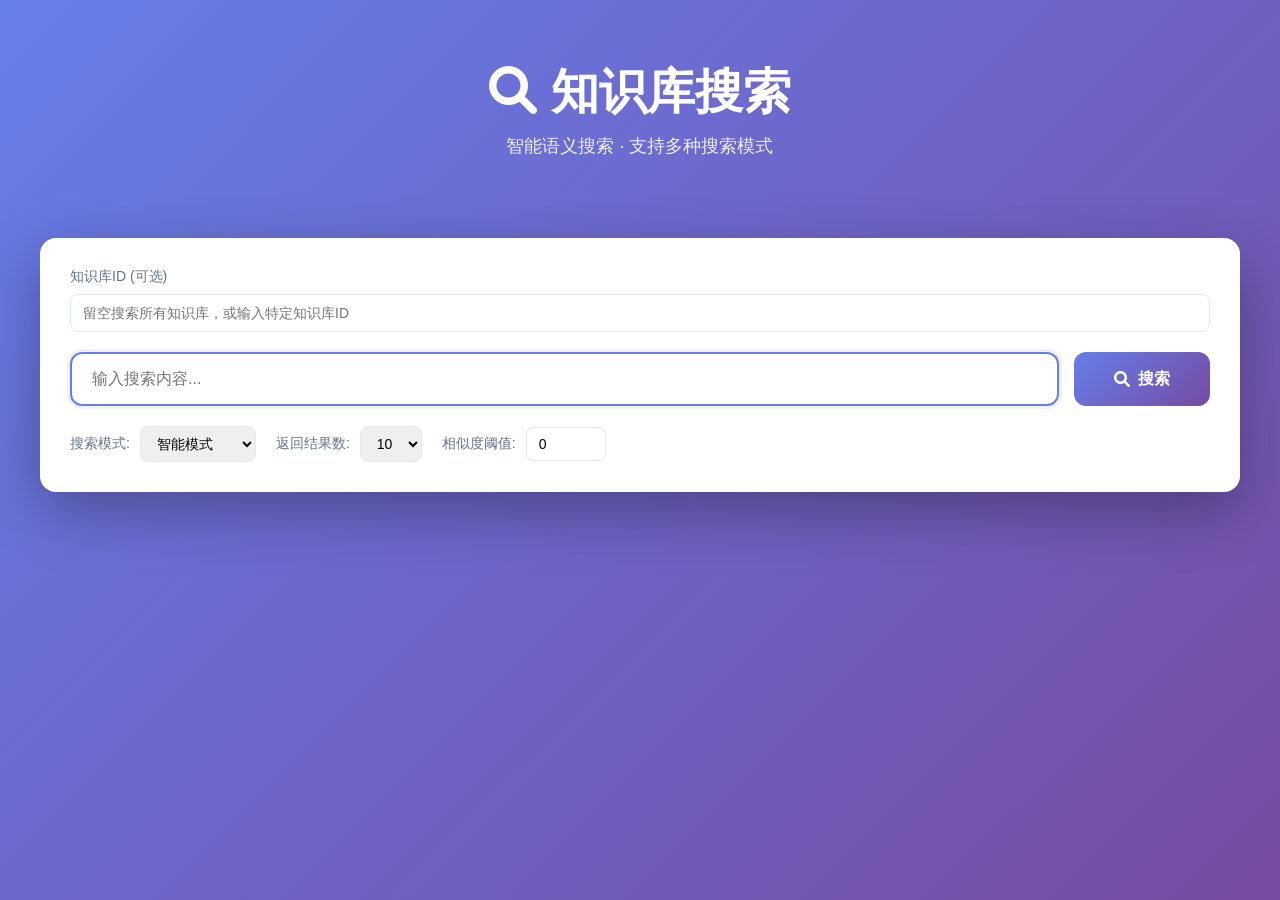
<file: storage/static/search.html>
<!DOCTYPE html>
<html lang="zh-CN">
<head>
    <meta charset="UTF-8">
    <meta name="viewport" content="width=device-width, initial-scale=1.0">
    <title>知识库搜索 - JetLinks AI</title>
    <link href="https://cdnjs.cloudflare.com/ajax/libs/font-awesome/6.0.0/css/all.min.css" rel="stylesheet">
    <style>
        * {
            margin: 0;
            padding: 0;
            box-sizing: border-box;
        }

        body {
            font-family: -apple-system, BlinkMacSystemFont, "Segoe UI", Roboto, "Helvetica Neue", Arial, sans-serif;
            background: linear-gradient(135deg, #667eea 0%, #764ba2 100%);
            min-height: 100vh;
            padding: 20px;
        }

        .container {
            max-width: 1200px;
            margin: 0 auto;
        }

        .header {
            text-align: center;
            color: white;
            margin-bottom: 40px;
            padding: 40px 20px;
        }

        .header h1 {
            font-size: 48px;
            margin-bottom: 10px;
            font-weight: 700;
        }

        .header p {
            font-size: 18px;
            opacity: 0.9;
        }

        .search-box {
            background: white;
            border-radius: 16px;
            padding: 30px;
            box-shadow: 0 20px 60px rgba(0,0,0,0.3);
            margin-bottom: 30px;
        }

        .search-input-group {
            display: flex;
            gap: 15px;
            margin-bottom: 20px;
        }

        .search-input {
            flex: 1;
            padding: 16px 20px;
            border: 2px solid #e2e8f0;
            border-radius: 12px;
            font-size: 16px;
            transition: all 0.3s;
        }

        .search-input:focus {
            outline: none;
            border-color: #667eea;
            box-shadow: 0 0 0 3px rgba(102, 126, 234, 0.1);
        }

        .search-btn {
            padding: 16px 40px;
            background: linear-gradient(135deg, #667eea 0%, #764ba2 100%);
            color: white;
            border: none;
            border-radius: 12px;
            font-size: 16px;
            font-weight: 600;
            cursor: pointer;
            transition: all 0.3s;
            display: flex;
            align-items: center;
            gap: 8px;
        }

        .search-btn:hover {
            transform: translateY(-2px);
            box-shadow: 0 10px 20px rgba(102, 126, 234, 0.3);
        }

        .search-btn:active {
            transform: translateY(0);
        }

        .search-options {
            display: flex;
            gap: 20px;
            flex-wrap: wrap;
            align-items: center;
        }

        .option-group {
            display: flex;
            align-items: center;
            gap: 10px;
        }

        .option-group label {
            font-size: 14px;
            color: #64748b;
            font-weight: 500;
        }

        .option-group select,
        .option-group input {
            padding: 8px 12px;
            border: 1px solid #e2e8f0;
            border-radius: 8px;
            font-size: 14px;
        }

        .results-container {
            background: white;
            border-radius: 16px;
            padding: 30px;
            box-shadow: 0 20px 60px rgba(0,0,0,0.3);
            display: none;
        }

        .results-container.show {
            display: block;
        }

        .results-header {
            display: flex;
            justify-content: space-between;
            align-items: center;
            margin-bottom: 20px;
            padding-bottom: 15px;
            border-bottom: 2px solid #e2e8f0;
        }

        .results-stats {
            font-size: 14px;
            color: #64748b;
        }

        .results-stats strong {
            color: #667eea;
            font-size: 18px;
        }

        .loading {
            text-align: center;
            padding: 60px 20px;
        }

        .loading i {
            font-size: 48px;
            color: #667eea;
            animation: spin 1s linear infinite;
        }

        @keyframes spin {
            0% { transform: rotate(0deg); }
            100% { transform: rotate(360deg); }
        }

        .loading p {
            margin-top: 20px;
            font-size: 16px;
            color: #64748b;
        }

        .empty-state {
            text-align: center;
            padding: 60px 20px;
        }

        .empty-state i {
            font-size: 64px;
            color: #cbd5e0;
            margin-bottom: 20px;
        }

        .empty-state h3 {
            font-size: 24px;
            color: #2d3748;
            margin-bottom: 10px;
        }

        .empty-state p {
            font-size: 16px;
            color: #64748b;
        }

        .result-item {
            padding: 20px;
            border: 1px solid #e2e8f0;
            border-radius: 12px;
            margin-bottom: 15px;
            transition: all 0.3s;
            cursor: pointer;
        }

        .result-item:hover {
            border-color: #667eea;
            box-shadow: 0 4px 12px rgba(102, 126, 234, 0.15);
            transform: translateY(-2px);
        }

        .result-title {
            font-size: 18px;
            font-weight: 600;
            color: #2d3748;
            margin-bottom: 10px;
            display: flex;
            align-items: center;
            gap: 10px;
        }

        .result-title i {
            color: #667eea;
        }

        .result-meta {
            display: flex;
            gap: 15px;
            flex-wrap: wrap;
            margin-bottom: 12px;
            font-size: 13px;
            color: #64748b;
        }

        .result-meta span {
            display: flex;
            align-items: center;
            gap: 5px;
        }

        .result-snippet {
            font-size: 14px;
            color: #475569;
            line-height: 1.6;
            margin-bottom: 12px;
        }

        .result-badges {
            display: flex;
            gap: 8px;
            flex-wrap: wrap;
        }

        .badge {
            padding: 4px 12px;
            border-radius: 6px;
            font-size: 12px;
            font-weight: 500;
        }

        .badge-keyword {
            background: #fef3c7;
            color: #92400e;
        }

        .badge-semantic {
            background: #dbeafe;
            color: #1e40af;
        }

        .badge-hybrid {
            background: #e0e7ff;
            color: #4338ca;
        }

        .badge-similarity {
            background: #dcfce7;
            color: #166534;
        }

        .result-content {
            background: #f8fafc;
            padding: 15px;
            border-radius: 8px;
            margin-top: 12px;
            font-size: 13px;
            color: #475569;
            line-height: 1.8;
            max-height: 300px;
            overflow-y: auto;
            white-space: pre-wrap;
            font-family: 'Courier New', monospace;
            display: none;
        }

        .result-content.show {
            display: block;
        }

        .suggestions {
            margin-top: 20px;
            padding-top: 20px;
            border-top: 1px solid #e2e8f0;
        }

        .suggestions h4 {
            font-size: 14px;
            color: #64748b;
            margin-bottom: 10px;
        }

        .suggestion-tags {
            display: flex;
            gap: 8px;
            flex-wrap: wrap;
        }

        .suggestion-tag {
            padding: 6px 12px;
            background: #f1f5f9;
            border: 1px solid #e2e8f0;
            border-radius: 8px;
            font-size: 13px;
            color: #475569;
            cursor: pointer;
            transition: all 0.2s;
        }

        .suggestion-tag:hover {
            background: #667eea;
            color: white;
            border-color: #667eea;
        }

        .collection-selector {
            margin-bottom: 20px;
        }

        .collection-selector label {
            display: block;
            font-size: 14px;
            color: #64748b;
            margin-bottom: 8px;
            font-weight: 500;
        }

        .collection-selector input {
            width: 100%;
            padding: 10px 12px;
            border: 1px solid #e2e8f0;
            border-radius: 8px;
            font-size: 14px;
        }
    </style>
</head>
<body>
    <div class="container">
        <div class="header">
            <h1><i class="fas fa-search"></i> 知识库搜索</h1>
            <p>智能语义搜索 · 支持多种搜索模式</p>
        </div>

        <div class="search-box">
            <div class="collection-selector">
                <label for="collectionId">知识库ID (可选)</label>
                <input type="text" id="collectionId" placeholder="留空搜索所有知识库，或输入特定知识库ID">
            </div>

            <div class="search-input-group">
                <input type="text"
                       id="searchInput"
                       class="search-input"
                       placeholder="输入搜索内容..."
                       onkeypress="if(event.key==='Enter') performSearch()">
                <button class="search-btn" onclick="performSearch()">
                    <i class="fas fa-search"></i>
                    搜索
                </button>
            </div>

            <div class="search-options">
                <div class="option-group">
                    <label>搜索模式:</label>
                    <select id="searchMode">
                        <option value="intelligent">智能模式</option>
                        <option value="semantic">语义搜索</option>
                        <option value="keyword">关键词搜索</option>
                        <option value="hybrid">混合搜索</option>
                        <option value="kg">知识图谱</option>
                    </select>
                </div>
                <div class="option-group">
                    <label>返回结果数:</label>
                    <select id="topK">
                        <option value="5">5</option>
                        <option value="10" selected>10</option>
                        <option value="20">20</option>
                        <option value="50">50</option>
                    </select>
                </div>
                <div class="option-group">
                    <label>相似度阈值:</label>
                    <input type="number" id="threshold" value="0" min="0" max="1" step="0.1" style="width: 80px;">
                </div>
            </div>
        </div>

        <div class="results-container" id="resultsContainer">
            <div id="resultsContent"></div>
        </div>
    </div>

    <script>
        async function performSearch() {
            const query = document.getElementById('searchInput').value.trim();
            if (!query) {
                alert('请输入搜索内容');
                return;
            }

            const searchMode = document.getElementById('searchMode').value;
            const topK = parseInt(document.getElementById('topK').value);
            const threshold = parseFloat(document.getElementById('threshold').value);
            const collectionIdInput = document.getElementById('collectionId').value.trim();
            const collectionId = collectionIdInput ? [collectionIdInput] : [];

            const resultsContainer = document.getElementById('resultsContainer');
            const resultsContent = document.getElementById('resultsContent');

            // 显示加载状态
            resultsContainer.classList.add('show');
            resultsContent.innerHTML = `
                <div class="loading">
                    <i class="fas fa-spinner"></i>
                    <p>正在搜索中...</p>
                </div>
            `;

            try {
                const response = await fetch('/api/v1/rag/search/unified', {
                    method: 'POST',
                    headers: {
                        'Content-Type': 'application/json'
                    },
                    body: JSON.stringify({
                        query: query,
                        search_mode: searchMode,
                        top_k: topK,
                        similarity_threshold: threshold,
                        include_content: true,
                        include_snippet: true,
                        include_metadata: true,
                        collection_id: collectionId
                    })
                });

                const data = await response.json();
                displayResults(data);

            } catch (error) {
                console.error('搜索失败:', error);
                resultsContent.innerHTML = `
                    <div class="empty-state">
                        <i class="fas fa-exclamation-triangle"></i>
                        <h3>搜索失败</h3>
                        <p>${error.message}</p>
                    </div>
                `;
            }
        }

        function displayResults(data) {
            const resultsContent = document.getElementById('resultsContent');

            if (!data.results || data.results.length === 0) {
                resultsContent.innerHTML = `
                    <div class="empty-state">
                        <i class="fas fa-search-minus"></i>
                        <h3>未找到相关内容</h3>
                        <p>尝试使用不同的关键词或搜索模式</p>
                    </div>
                `;
                return;
            }

            const executionInfo = data.execution_info || {};
            const searchMode = data.search_mode || 'unknown';

            let html = `
                <div class="results-header">
                    <div class="results-stats">
                        找到 <strong>${data.total || 0}</strong> 个相关文档 |
                        搜索模式: <strong>${searchMode}</strong> |
                        执行时间: <strong>${executionInfo.execution_time_ms || 'N/A'}ms</strong>
                    </div>
                </div>
            `;

            data.results.forEach((result, index) => {
                const searchType = result.search_mode || result.search_type || 'unknown';
                const similarity = result.similarity_score || result.hybrid_score || 0;

                html += `
                    <div class="result-item" onclick="toggleContent(${index})">
                        <div class="result-title">
                            <i class="fas fa-file-alt"></i>
                            ${result.title || '未命名文档'}
                        </div>
                        <div class="result-meta">
                            <span><i class="fas fa-tag"></i> ${result.content_type || '文档'}</span>
                            ${result.metadata?.file_size ? `<span><i class="fas fa-file"></i> ${formatFileSize(result.metadata.file_size)}</span>` : ''}
                            ${result.metadata?.upload_time ? `<span><i class="fas fa-clock"></i> ${formatDate(result.metadata.upload_time)}</span>` : ''}
                            ${result.collection_id ? `<span><i class="fas fa-folder"></i> ${result.collection_id.substring(0, 16)}...</span>` : ''}
                        </div>
                        <div class="result-snippet">${result.snippet || result.description || '暂无内容预览'}</div>
                        <div class="result-badges">
                            <span class="badge badge-${searchType}">${searchType.toUpperCase()}</span>
                            ${similarity > 0 ? `<span class="badge badge-similarity">相似度: ${(similarity * 100).toFixed(1)}%</span>` : ''}
                        </div>
                        <div class="result-content" id="content-${index}">
                            ${result.content || '无内容'}
                        </div>
                    </div>
                `;
            });

            // 添加搜索建议
            if (data.suggestions && data.suggestions.length > 0) {
                html += `
                    <div class="suggestions">
                        <h4>相关搜索建议:</h4>
                        <div class="suggestion-tags">
                            ${data.suggestions.map(s => `
                                <span class="suggestion-tag" onclick="searchSuggestion('${s}')">${s}</span>
                            `).join('')}
                        </div>
                    </div>
                `;
            }

            resultsContent.innerHTML = html;
        }

        function toggleContent(index) {
            const content = document.getElementById(`content-${index}`);
            content.classList.toggle('show');
        }

        function searchSuggestion(query) {
            document.getElementById('searchInput').value = query;
            performSearch();
        }

        function formatFileSize(bytes) {
            if (bytes < 1024) return bytes + ' B';
            if (bytes < 1024 * 1024) return (bytes / 1024).toFixed(1) + ' KB';
            return (bytes / (1024 * 1024)).toFixed(1) + ' MB';
        }

        function formatDate(dateStr) {
            const date = new Date(dateStr);
            return date.toLocaleDateString('zh-CN') + ' ' + date.toLocaleTimeString('zh-CN', {hour: '2-digit', minute: '2-digit'});
        }

        // 页面加载时自动聚焦搜索框
        window.onload = function() {
            document.getElementById('searchInput').focus();
        };
    </script>
</body>
</html>
</file>
